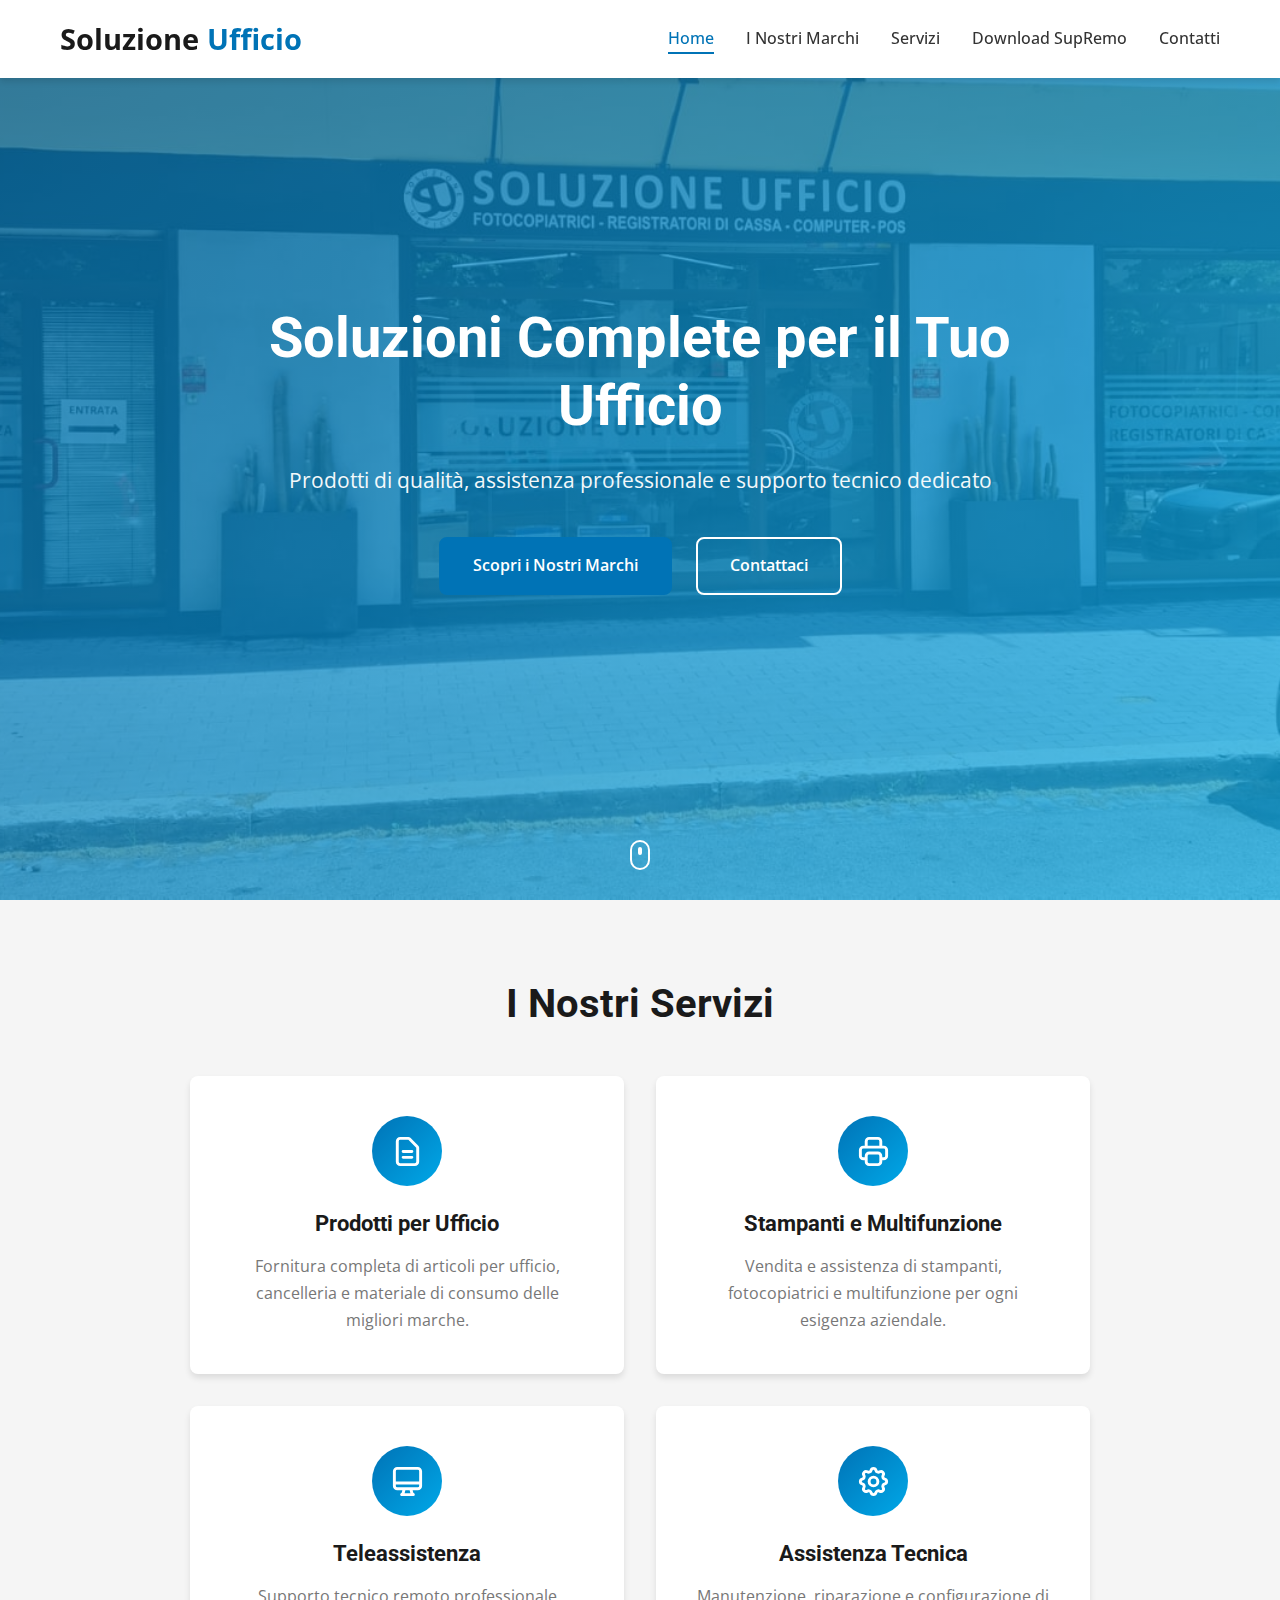
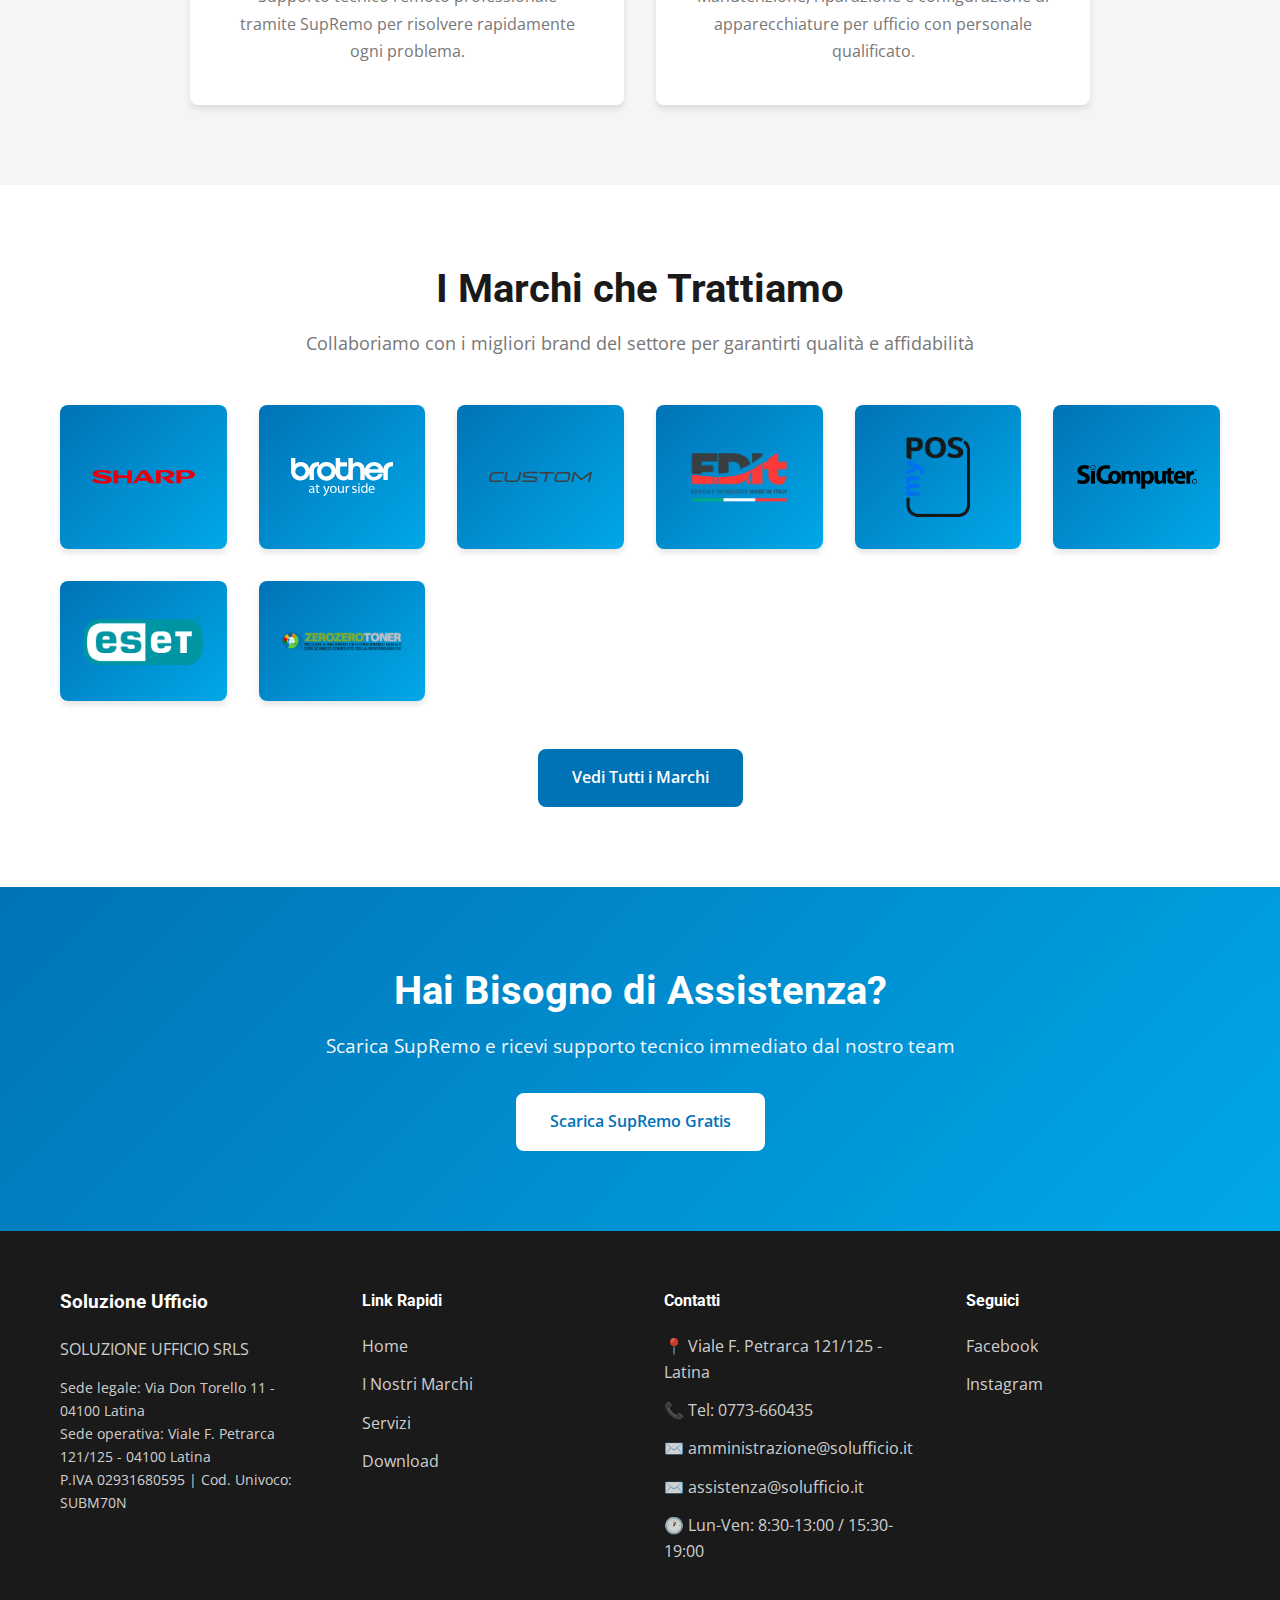
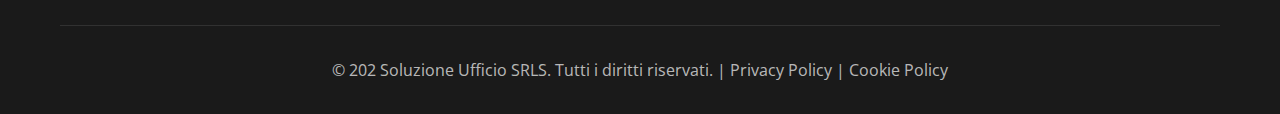
<file: index.html>
<!DOCTYPE html>
<html lang="it">
  <head>
    <meta charset="UTF-8" />
    <meta name="viewport" content="width=device-width, initial-scale=1.0" />
    <meta
      name="description"
      content="Soluzione Ufficio - Soluzioni complete per il tuo ufficio. Prodotti, servizi e teleassistenza professionale."
    />
    <title>Soluzione Ufficio - Soluzioni per l'Ufficio</title>
    <link rel="stylesheet" href="css/style.css" />
    <link rel="preconnect" href="https://fonts.googleapis.com" />
    <link rel="preconnect" href="https://fonts.gstatic.com" crossorigin />
    <link
      href="https://fonts.googleapis.com/css2?family=Roboto:wght@300;400;500;700&family=Open+Sans:wght@300;400;600;700&display=swap"
      rel="stylesheet"
    />
  </head>
  <body>
    <!-- Navigation -->
    <nav class="navbar" id="navbar">
      <div class="container">
        <div class="nav-wrapper">
          <div class="logo">
            <a href="index.html">
              <span class="logo-text"
                >Soluzione <span class="logo-highlight">Ufficio</span></span
              >
            </a>
          </div>
          <button class="mobile-menu-toggle" id="mobileMenuToggle">
            <span></span>
            <span></span>
            <span></span>
          </button>
          <ul class="nav-menu" id="navMenu">
            <li><a href="index.html" class="nav-link active">Home</a></li>
            <li><a href="marchi.html" class="nav-link">I Nostri Marchi</a></li>
            <li><a href="servizi.html" class="nav-link">Servizi</a></li>
            <li>
              <a href="download.html" class="nav-link">Download SupRemo</a>
            </li>
            <li><a href="contatti.html" class="nav-link">Contatti</a></li>
          </ul>
        </div>
      </div>
    </nav>

    <!-- Hero Section -->
    <section class="hero">
      <div class="hero-overlay"></div>
      <div class="hero-content">
        <h1 class="hero-title">Soluzioni Complete per il Tuo Ufficio</h1>
        <p class="hero-subtitle">
          Prodotti di qualità, assistenza professionale e supporto tecnico
          dedicato
        </p>
        <div class="hero-buttons">
          <a href="marchi.html" class="btn btn-primary"
            >Scopri i Nostri Marchi</a
          >
          <a href="contatti.html" class="btn btn-secondary">Contattaci</a>
        </div>
      </div>
      <div class="scroll-indicator">
        <span></span>
      </div>
    </section>

    <!-- Services Section -->
    <section class="services">
      <div class="container">
        <h2 class="section-title">I Nostri Servizi</h2>
        <div class="services-grid">
          <div class="service-card">
            <div class="service-icon">
              <svg
                xmlns="http://www.w3.org/2000/svg"
                fill="none"
                viewBox="0 0 24 24"
                stroke="currentColor"
              >
                <path
                  stroke-linecap="round"
                  stroke-linejoin="round"
                  stroke-width="2"
                  d="M9 12h6m-6 4h6m2 5H7a2 2 0 01-2-2V5a2 2 0 012-2h5.586a1 1 0 01.707.293l5.414 5.414a1 1 0 01.293.707V19a2 2 0 01-2 2z"
                />
              </svg>
            </div>
            <h3>Prodotti per Ufficio</h3>
            <p>
              Fornitura completa di articoli per ufficio, cancelleria e
              materiale di consumo delle migliori marche.
            </p>
          </div>
          <div class="service-card">
            <div class="service-icon">
              <svg
                xmlns="http://www.w3.org/2000/svg"
                fill="none"
                viewBox="0 0 24 24"
                stroke="currentColor"
              >
                <path
                  stroke-linecap="round"
                  stroke-linejoin="round"
                  stroke-width="2"
                  d="M17 17h2a2 2 0 002-2v-4a2 2 0 00-2-2H5a2 2 0 00-2 2v4a2 2 0 002 2h2m2 4h6a2 2 0 002-2v-4a2 2 0 00-2-2H9a2 2 0 00-2 2v4a2 2 0 002 2zm8-12V5a2 2 0 00-2-2H9a2 2 0 00-2 2v4h10z"
                />
              </svg>
            </div>
            <h3>Stampanti e Multifunzione</h3>
            <p>
              Vendita e assistenza di stampanti, fotocopiatrici e multifunzione
              per ogni esigenza aziendale.
            </p>
          </div>
          <div class="service-card">
            <div class="service-icon">
              <svg
                xmlns="http://www.w3.org/2000/svg"
                fill="none"
                viewBox="0 0 24 24"
                stroke="currentColor"
              >
                <path
                  stroke-linecap="round"
                  stroke-linejoin="round"
                  stroke-width="2"
                  d="M9.75 17L9 20l-1 1h8l-1-1-.75-3M3 13h18M5 17h14a2 2 0 002-2V5a2 2 0 00-2-2H5a2 2 0 00-2 2v10a2 2 0 002 2z"
                />
              </svg>
            </div>
            <h3>Teleassistenza</h3>
            <p>
              Supporto tecnico remoto professionale tramite SupRemo per
              risolvere rapidamente ogni problema.
            </p>
          </div>
          <div class="service-card">
            <div class="service-icon">
              <svg
                xmlns="http://www.w3.org/2000/svg"
                fill="none"
                viewBox="0 0 24 24"
                stroke="currentColor"
              >
                <path
                  stroke-linecap="round"
                  stroke-linejoin="round"
                  stroke-width="2"
                  d="M10.325 4.317c.426-1.756 2.924-1.756 3.35 0a1.724 1.724 0 002.573 1.066c1.543-.94 3.31.826 2.37 2.37a1.724 1.724 0 001.065 2.572c1.756.426 1.756 2.924 0 3.35a1.724 1.724 0 00-1.066 2.573c.94 1.543-.826 3.31-2.37 2.37a1.724 1.724 0 00-2.572 1.065c-.426 1.756-2.924 1.756-3.35 0a1.724 1.724 0 00-2.573-1.066c-1.543.94-3.31-.826-2.37-2.37a1.724 1.724 0 00-1.065-2.572c-1.756-.426-1.756-2.924 0-3.35a1.724 1.724 0 001.066-2.573c-.94-1.543.826-3.31 2.37-2.37.996.608 2.296.07 2.572-1.065z"
                />
                <path
                  stroke-linecap="round"
                  stroke-linejoin="round"
                  stroke-width="2"
                  d="M15 12a3 3 0 11-6 0 3 3 0 016 0z"
                />
              </svg>
            </div>
            <h3>Assistenza Tecnica</h3>
            <p>
              Manutenzione, riparazione e configurazione di apparecchiature per
              ufficio con personale qualificato.
            </p>
          </div>
        </div>
      </div>
    </section>

    <!-- Brands Preview Section -->
    <section class="brands-preview">
      <div class="container">
        <h2 class="section-title">I Marchi che Trattiamo</h2>
        <p class="section-subtitle">
          Collaboriamo con i migliori brand del settore per garantirti qualità e
          affidabilità
        </p>
        <div class="brands-slider">
          <div class="brand-item">
            <img src="img/logos/sharp-logo.svg" alt="Sharp" />
          </div>
          <div class="brand-item">
            <img src="img/logos/head_brotherlogo.svg" alt="Brother" />
          </div>
          <div class="brand-item">
            <img src="img/logos/custom-blu01.svg" alt="Custom" />
          </div>
          <div class="brand-item">
            <img src="img/logos/edit_2025.png" alt="Edit" />
          </div>
          <div class="brand-item">
            <img src="img/logos/logo-header@2x.webp" alt="MyPos" />
          </div>
          <div class="brand-item">
            <img src="img/logos/SiComputer-Logo-Nero2.webp" alt="SiComputer" />
          </div>
          <div class="brand-item">
            <img src="img/logos/ESET_logo.svg.png" alt="ESET" />
          </div>
          <div class="brand-item">
            <img src="img/logos/ZZT-NEW-600.png" alt="ZeroZeroToner" />
          </div>
        </div>
        <div class="text-center">
          <a href="marchi.html" class="btn btn-primary">Vedi Tutti i Marchi</a>
        </div>
      </div>
    </section>

    <!-- CTA Section -->
    <section class="cta-section">
      <div class="container">
        <div class="cta-content">
          <h2>Hai Bisogno di Assistenza?</h2>
          <p>
            Scarica SupRemo e ricevi supporto tecnico immediato dal nostro team
          </p>
          <a href="download.html" class="btn btn-white"
            >Scarica SupRemo Gratis</a
          >
        </div>
      </div>
    </section>

    <!-- Footer -->
    <footer class="footer">
      <div class="container">
        <div class="footer-grid">
          <div class="footer-col">
            <h3>Soluzione Ufficio</h3>
            <p>SOLUZIONE UFFICIO SRLS</p>
            <p style="font-size: 0.9rem; line-height: 1.6; margin-top: 0.5rem">
              Sede legale: Via Don Torello 11 - 04100 Latina<br />
              Sede operativa: Viale F. Petrarca 121/125 - 04100 Latina<br />
              P.IVA 02931680595 | Cod. Univoco: SUBM70N
            </p>
          </div>
          <div class="footer-col">
            <h4>Link Rapidi</h4>
            <ul>
              <li><a href="index.html">Home</a></li>
              <li><a href="marchi.html">I Nostri Marchi</a></li>
              <li><a href="servizi.html">Servizi</a></li>
              <li><a href="download.html">Download</a></li>
            </ul>
          </div>
          <div class="footer-col">
            <h4>Contatti</h4>
            <ul>
              <li>📍 Viale F. Petrarca 121/125 - Latina</li>
              <li>📞 Tel: <a href="tel:0773660435">0773-660435</a></li>
              <li>
                ✉️
                <a href="mailto:amministrazione@solufficio.it"
                  >amministrazione@solufficio.it</a
                >
              </li>
              <li>
                ✉️
                <a href="mailto:assistenza@solufficio.it"
                  >assistenza@solufficio.it</a
                >
              </li>
              <li>🕐 Lun-Ven: 8:30-13:00 / 15:30-19:00</li>
            </ul>
          </div>
          <div class="footer-col">
            <h4>Seguici</h4>
            <div class="social-links">
              <a
                href="https://www.facebook.com/soluzione.ufficio.9/"
                target="_blank"
                rel="noopener noreferrer"
                class="social-link"
                >Facebook</a
              >
              <a
                href="https://www.instagram.com/soluzioneufficio.latina/"
                target="_blank"
                rel="noopener noreferrer"
                class="social-link"
                >Instagram</a
              >
            </div>
          </div>
        </div>
        <div class="footer-bottom">
          <p>
            &copy; 202 Soluzione Ufficio SRLS. Tutti i diritti riservati. |
            <a href="#">Privacy Policy</a> | <a href="#">Cookie Policy</a>
          </p>
        </div>
      </div>
    </footer>

    <script src="js/main.js"></script>
  </body>
</html>
</file>
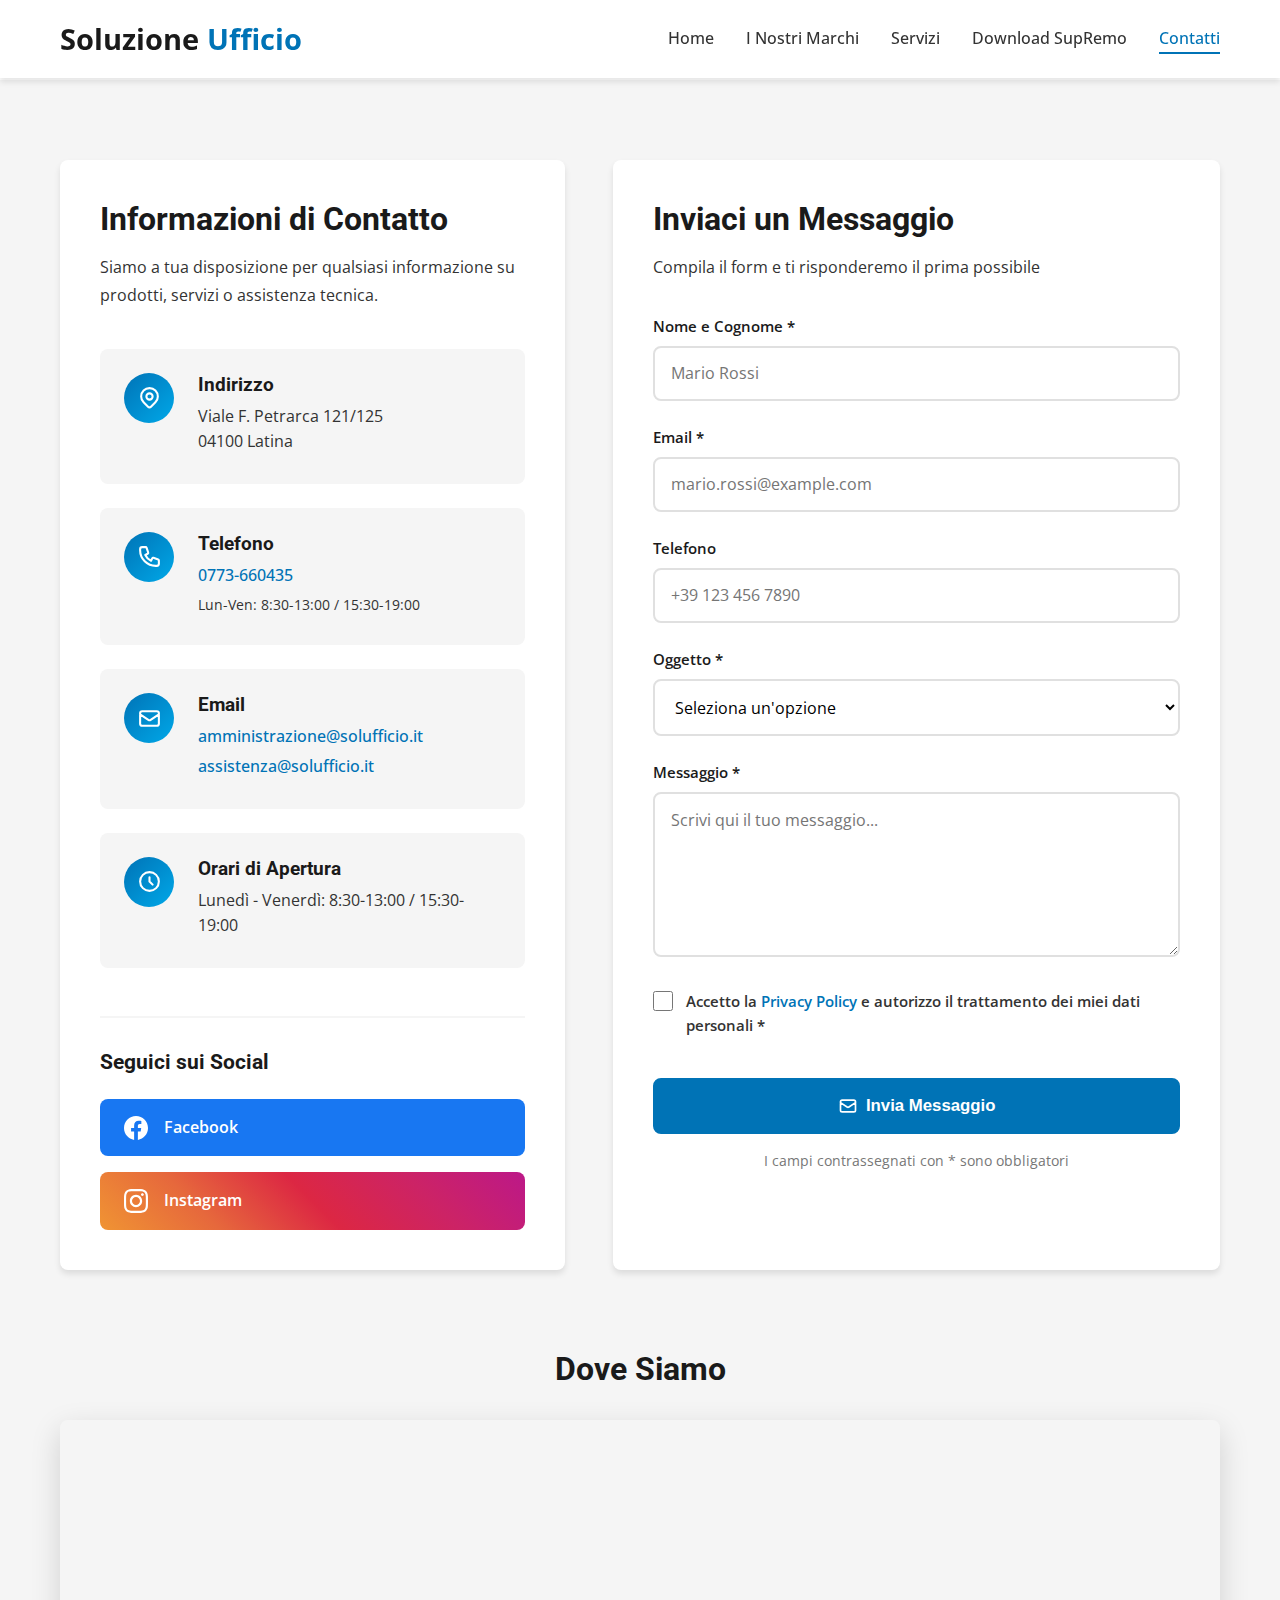
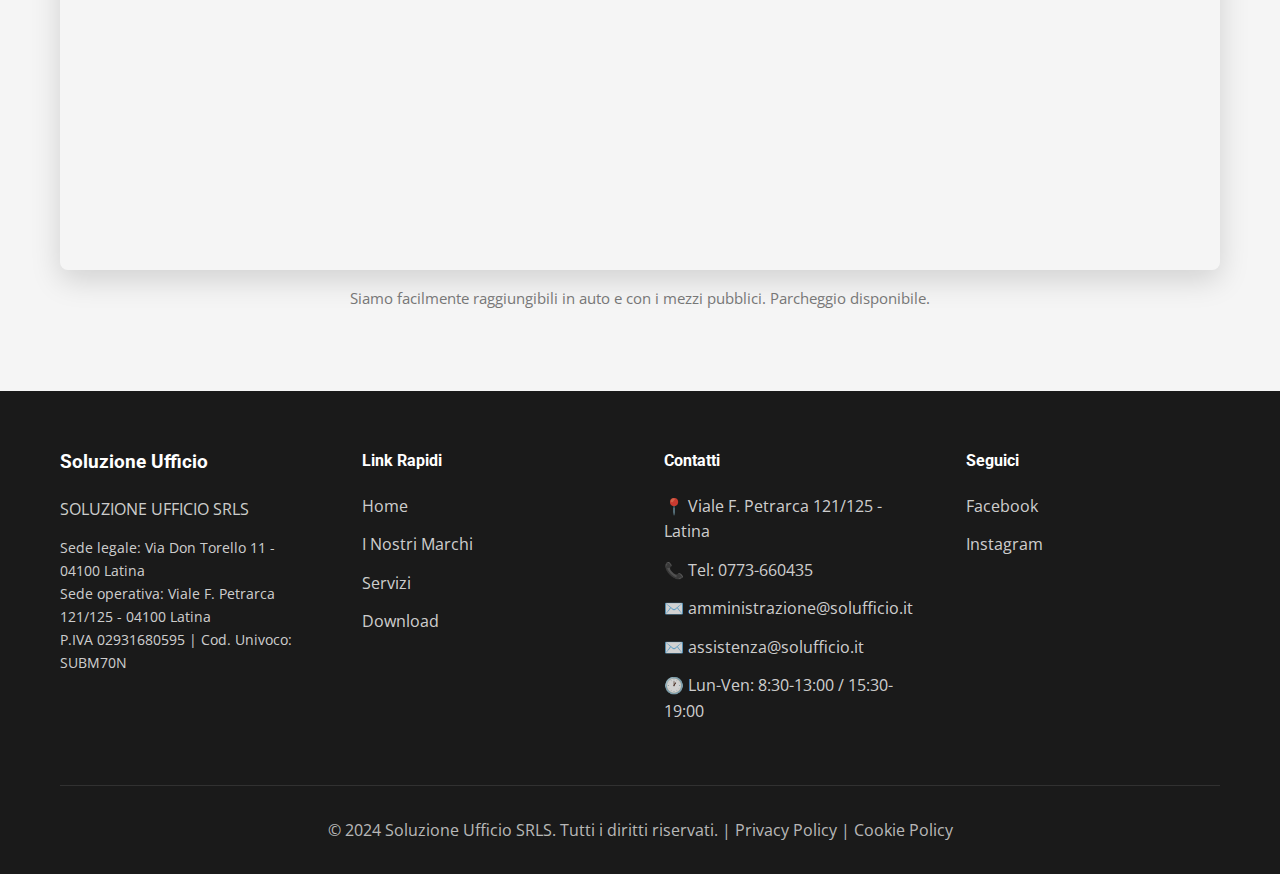
<file: contatti.html>
<!DOCTYPE html>
<html lang="it">
  <head>
    <meta charset="UTF-8" />
    <meta name="viewport" content="width=device-width, initial-scale=1.0" />
    <meta
      name="description"
      content="Contatta SolUfficio - Siamo qui per aiutarti con soluzioni per ufficio e assistenza tecnica."
    />
    <title>Contatti - Soluzione Ufficio</title>
    <link rel="stylesheet" href="css/style.css" />
    <link rel="stylesheet" href="css/contact.css" />
    <link rel="preconnect" href="https://fonts.googleapis.com" />
    <link rel="preconnect" href="https://fonts.gstatic.com" crossorigin />
    <link
      href="https://fonts.googleapis.com/css2?family=Roboto:wght@300;400;500;700&family=Open+Sans:wght@300;400;600;700&display=swap"
      rel="stylesheet"
    />
  </head>
  <body>
    <!-- Navigation -->
    <nav class="navbar" id="navbar">
      <div class="container">
        <div class="nav-wrapper">
          <div class="logo">
            <a href="index.html">
              <span class="logo-text"
                >Soluzione <span class="logo-highlight">Ufficio</span></span
              >
            </a>
          </div>
          <button class="mobile-menu-toggle" id="mobileMenuToggle">
            <span></span>
            <span></span>
            <span></span>
          </button>
          <ul class="nav-menu" id="navMenu">
            <li><a href="index.html" class="nav-link">Home</a></li>
            <li><a href="marchi.html" class="nav-link">I Nostri Marchi</a></li>
            <li><a href="servizi.html" class="nav-link">Servizi</a></li>
            <li>
              <a href="download.html" class="nav-link">Download SupRemo</a>
            </li>
            <li>
              <a href="contatti.html" class="nav-link active">Contatti</a>
            </li>
          </ul>
        </div>
      </div>
    </nav>

    <!-- Page Header -->
    <section class="page-header">
      <div class="container">
        <h1>Contattaci</h1>
        <p>
          Siamo qui per rispondere alle tue domande e fornirti l'assistenza di
          cui hai bisogno
        </p>
      </div>
    </section>

    <!-- Contact Section -->
    <section class="contact-section">
      <div class="container">
        <div class="contact-grid">
          <!-- Contact Information -->
          <div class="contact-info-box">
            <h2>Informazioni di Contatto</h2>
            <p class="contact-intro">
              Siamo a tua disposizione per qualsiasi informazione su prodotti,
              servizi o assistenza tecnica.
            </p>

            <div class="contact-items">
              <div class="contact-item-card">
                <div class="contact-item-icon">
                  <svg
                    xmlns="http://www.w3.org/2000/svg"
                    fill="none"
                    viewBox="0 0 24 24"
                    stroke="currentColor"
                  >
                    <path
                      stroke-linecap="round"
                      stroke-linejoin="round"
                      stroke-width="2"
                      d="M17.657 16.657L13.414 20.9a1.998 1.998 0 01-2.827 0l-4.244-4.243a8 8 0 1111.314 0z"
                    />
                    <path
                      stroke-linecap="round"
                      stroke-linejoin="round"
                      stroke-width="2"
                      d="M15 11a3 3 0 11-6 0 3 3 0 016 0z"
                    />
                  </svg>
                </div>
                <div class="contact-item-content">
                  <h3>Indirizzo</h3>
                  <p>Viale F. Petrarca 121/125<br />04100 Latina</p>
                </div>
              </div>

              <div class="contact-item-card">
                <div class="contact-item-icon">
                  <svg
                    xmlns="http://www.w3.org/2000/svg"
                    fill="none"
                    viewBox="0 0 24 24"
                    stroke="currentColor"
                  >
                    <path
                      stroke-linecap="round"
                      stroke-linejoin="round"
                      stroke-width="2"
                      d="M3 5a2 2 0 012-2h3.28a1 1 0 01.948.684l1.498 4.493a1 1 0 01-.502 1.21l-2.257 1.13a11.042 11.042 0 005.516 5.516l1.13-2.257a1 1 0 011.21-.502l4.493 1.498a1 1 0 01.684.949V19a2 2 0 01-2 2h-1C9.716 21 3 14.284 3 6V5z"
                    />
                  </svg>
                </div>
                <div class="contact-item-content">
                  <h3>Telefono</h3>
                  <p><a href="tel:0773660435">0773-660435</a></p>
                  <p class="secondary-info">
                    Lun-Ven: 8:30-13:00 / 15:30-19:00
                  </p>
                </div>
              </div>

              <div class="contact-item-card">
                <div class="contact-item-icon">
                  <svg
                    xmlns="http://www.w3.org/2000/svg"
                    fill="none"
                    viewBox="0 0 24 24"
                    stroke="currentColor"
                  >
                    <path
                      stroke-linecap="round"
                      stroke-linejoin="round"
                      stroke-width="2"
                      d="M3 8l7.89 5.26a2 2 0 002.22 0L21 8M5 19h14a2 2 0 002-2V7a2 2 0 00-2-2H5a2 2 0 00-2 2v10a2 2 0 002 2z"
                    />
                  </svg>
                </div>
                <div class="contact-item-content">
                  <h3>Email</h3>
                  <p>
                    <a href="mailto:amministrazione@solufficio.it"
                      >amministrazione@solufficio.it</a
                    >
                  </p>
                  <p>
                    <a href="mailto:assistenza@solufficio.it"
                      >assistenza@solufficio.it</a
                    >
                  </p>
                </div>
              </div>

              <div class="contact-item-card">
                <div class="contact-item-icon">
                  <svg
                    xmlns="http://www.w3.org/2000/svg"
                    fill="none"
                    viewBox="0 0 24 24"
                    stroke="currentColor"
                  >
                    <path
                      stroke-linecap="round"
                      stroke-linejoin="round"
                      stroke-width="2"
                      d="M12 8v4l3 3m6-3a9 9 0 11-18 0 9 9 0 0118 0z"
                    />
                  </svg>
                </div>
                <div class="contact-item-content">
                  <h3>Orari di Apertura</h3>
                  <p>Lunedì - Venerdì: 8:30-13:00 / 15:30-19:00</p>
                </div>
              </div>
            </div>

            <!-- Social Links -->
            <div class="social-section">
              <h3>Seguici sui Social</h3>
              <div class="social-buttons">
                <a
                  href="https://www.facebook.com/soluzione.ufficio.9/"
                  target="_blank"
                  rel="noopener noreferrer"
                  class="social-btn facebook"
                >
                  <svg
                    xmlns="http://www.w3.org/2000/svg"
                    viewBox="0 0 24 24"
                    fill="currentColor"
                  >
                    <path
                      d="M24 12.073c0-6.627-5.373-12-12-12s-12 5.373-12 12c0 5.99 4.388 10.954 10.125 11.854v-8.385H7.078v-3.47h3.047V9.43c0-3.007 1.792-4.669 4.533-4.669 1.312 0 2.686.235 2.686.235v2.953H15.83c-1.491 0-1.956.925-1.956 1.874v2.25h3.328l-.532 3.47h-2.796v8.385C19.612 23.027 24 18.062 24 12.073z"
                    />
                  </svg>
                  Facebook
                </a>
                <a
                  href="https://www.instagram.com/soluzioneufficio.latina/"
                  target="_blank"
                  rel="noopener noreferrer"
                  class="social-btn instagram"
                >
                  <svg
                    xmlns="http://www.w3.org/2000/svg"
                    viewBox="0 0 24 24"
                    fill="currentColor"
                  >
                    <path
                      d="M12 0C8.74 0 8.333.015 7.053.072 5.775.132 4.905.333 4.14.63c-.789.306-1.459.717-2.126 1.384S.935 3.35.63 4.14C.333 4.905.131 5.775.072 7.053.012 8.333 0 8.74 0 12s.015 3.667.072 4.947c.06 1.277.261 2.148.558 2.913.306.788.717 1.459 1.384 2.126.667.666 1.336 1.079 2.126 1.384.766.296 1.636.499 2.913.558C8.333 23.988 8.74 24 12 24s3.667-.015 4.947-.072c1.277-.06 2.148-.262 2.913-.558.788-.306 1.459-.718 2.126-1.384.666-.667 1.079-1.335 1.384-2.126.296-.765.499-1.636.558-2.913.06-1.28.072-1.687.072-4.947s-.015-3.667-.072-4.947c-.06-1.277-.262-2.149-.558-2.913-.306-.789-.718-1.459-1.384-2.126C21.319 1.347 20.651.935 19.86.63c-.765-.297-1.636-.499-2.913-.558C15.667.012 15.26 0 12 0zm0 2.16c3.203 0 3.585.016 4.85.071 1.17.055 1.805.249 2.227.415.562.217.96.477 1.382.896.419.42.679.819.896 1.381.164.422.36 1.057.413 2.227.057 1.266.07 1.646.07 4.85s-.015 3.585-.074 4.85c-.061 1.17-.256 1.805-.421 2.227-.224.562-.479.96-.899 1.382-.419.419-.824.679-1.38.896-.42.164-1.065.36-2.235.413-1.274.057-1.649.07-4.859.07-3.211 0-3.586-.015-4.859-.074-1.171-.061-1.816-.256-2.236-.421-.569-.224-.96-.479-1.379-.899-.421-.419-.69-.824-.9-1.38-.165-.42-.359-1.065-.42-2.235-.045-1.26-.061-1.649-.061-4.844 0-3.196.016-3.586.061-4.861.061-1.17.255-1.814.42-2.234.21-.57.479-.96.9-1.381.419-.419.81-.689 1.379-.898.42-.166 1.051-.361 2.221-.421 1.275-.045 1.65-.06 4.859-.06l.045.03zm0 3.678c-3.405 0-6.162 2.76-6.162 6.162 0 3.405 2.76 6.162 6.162 6.162 3.405 0 6.162-2.76 6.162-6.162 0-3.405-2.76-6.162-6.162-6.162zM12 16c-2.21 0-4-1.79-4-4s1.79-4 4-4 4 1.79 4 4-1.79 4-4 4zm7.846-10.405c0 .795-.646 1.44-1.44 1.44-.795 0-1.44-.646-1.44-1.44 0-.794.646-1.439 1.44-1.439.793-.001 1.44.645 1.44 1.439z"
                    />
                  </svg>
                  Instagram
                </a>
              </div>
            </div>
          </div>

          <!-- Contact Form -->
          <div class="contact-form-box">
            <h2>Inviaci un Messaggio</h2>
            <p class="form-intro">
              Compila il form e ti risponderemo il prima possibile
            </p>

            <form id="contactForm" class="contact-form">
              <div class="form-group">
                <label for="name">Nome e Cognome *</label>
                <input
                  type="text"
                  id="name"
                  name="name"
                  required
                  placeholder="Mario Rossi"
                />
              </div>

              <div class="form-group">
                <label for="email">Email *</label>
                <input
                  type="email"
                  id="email"
                  name="email"
                  required
                  placeholder="mario.rossi@example.com"
                />
              </div>

              <div class="form-group">
                <label for="phone">Telefono</label>
                <input
                  type="tel"
                  id="phone"
                  name="phone"
                  placeholder="+39 123 456 7890"
                />
              </div>

              <div class="form-group">
                <label for="subject">Oggetto *</label>
                <select id="subject" name="subject" required>
                  <option value="">Seleziona un'opzione</option>
                  <option value="informazioni">Richiesta Informazioni</option>
                  <option value="preventivo">Richiesta Preventivo</option>
                  <option value="assistenza">Assistenza Tecnica</option>
                  <option value="ordine">Ordine Prodotti</option>
                  <option value="altro">Altro</option>
                </select>
              </div>

              <div class="form-group">
                <label for="message">Messaggio *</label>
                <textarea
                  id="message"
                  name="message"
                  rows="6"
                  required
                  placeholder="Scrivi qui il tuo messaggio..."
                ></textarea>
              </div>

              <div class="form-group checkbox-group">
                <label class="checkbox-label">
                  <input type="checkbox" name="privacy" required />
                  <span
                    >Accetto la <a href="#">Privacy Policy</a> e autorizzo il
                    trattamento dei miei dati personali *</span
                  >
                </label>
              </div>

              <button type="submit" class="btn btn-primary submit-btn">
                <svg
                  xmlns="http://www.w3.org/2000/svg"
                  fill="none"
                  viewBox="0 0 24 24"
                  stroke="currentColor"
                >
                  <path
                    stroke-linecap="round"
                    stroke-linejoin="round"
                    stroke-width="2"
                    d="M3 8l7.89 5.26a2 2 0 002.22 0L21 8M5 19h14a2 2 0 002-2V7a2 2 0 00-2-2H5a2 2 0 00-2 2v10a2 2 0 002 2z"
                  />
                </svg>
                Invia Messaggio
              </button>

              <p class="form-note">
                I campi contrassegnati con * sono obbligatori
              </p>
            </form>
          </div>
        </div>

        <!-- Map Section -->
        <div class="map-section">
          <h2>Dove Siamo</h2>
          <div class="map-container">
            <iframe
              src="https://www.google.com/maps/embed?pb=!1m18!1m12!1m3!1d5979.573214726561!2d12.914284176603026!3d41.46554339114281!2m3!1f0!2f0!3f0!3m2!1i1024!2i768!4f13.1!3m3!1m2!1s0x13250c61be37a4e7%3A0xf4ed17361e652559!2sSoluzione%20Ufficio%20Srls%20Pezzoli!5e0!3m2!1sit!2sit!4v1761144590016!5m2!1sit!2sit"
              width="100%"
              height="450"
              style="border: 0"
              allowfullscreen=""
              loading="lazy"
              referrerpolicy="no-referrer-when-downgrade"
            >
            </iframe>
          </div>
          <p class="map-info">
            Siamo facilmente raggiungibili in auto e con i mezzi pubblici.
            Parcheggio disponibile.
          </p>
        </div>
      </div>
    </section>

    <!-- Footer -->
    <footer class="footer">
      <div class="container">
        <div class="footer-grid">
          <div class="footer-col">
            <h3>Soluzione Ufficio</h3>
            <p>SOLUZIONE UFFICIO SRLS</p>
            <p style="font-size: 0.9rem; line-height: 1.6; margin-top: 0.5rem">
              Sede legale: Via Don Torello 11 - 04100 Latina<br />
              Sede operativa: Viale F. Petrarca 121/125 - 04100 Latina<br />
              P.IVA 02931680595 | Cod. Univoco: SUBM70N
            </p>
          </div>
          <div class="footer-col">
            <h4>Link Rapidi</h4>
            <ul>
              <li><a href="index.html">Home</a></li>
              <li><a href="marchi.html">I Nostri Marchi</a></li>
              <li><a href="servizi.html">Servizi</a></li>
              <li><a href="download.html">Download</a></li>
            </ul>
          </div>
          <div class="footer-col">
            <h4>Contatti</h4>
            <ul>
              <li>📍 Viale F. Petrarca 121/125 - Latina</li>
              <li>📞 Tel: <a href="tel:0773660435">0773-660435</a></li>
              <li>
                ✉️
                <a href="mailto:amministrazione@solufficio.it"
                  >amministrazione@solufficio.it</a
                >
              </li>
              <li>
                ✉️
                <a href="mailto:assistenza@solufficio.it"
                  >assistenza@solufficio.it</a
                >
              </li>
              <li>🕐 Lun-Ven: 8:30-13:00 / 15:30-19:00</li>
            </ul>
          </div>
          <div class="footer-col">
            <h4>Seguici</h4>
            <div class="social-links">
              <a
                href="https://www.facebook.com/soluzione.ufficio.9/"
                target="_blank"
                rel="noopener noreferrer"
                class="social-link"
                >Facebook</a
              >
              <a
                href="https://www.instagram.com/soluzioneufficio.latina/"
                target="_blank"
                rel="noopener noreferrer"
                class="social-link"
                >Instagram</a
              >
            </div>
          </div>
        </div>
        <div class="footer-bottom">
          <p>
            &copy; 2024 Soluzione Ufficio SRLS. Tutti i diritti riservati. |
            <a href="#">Privacy Policy</a> | <a href="#">Cookie Policy</a>
          </p>
        </div>
      </div>
    </footer>

    <script src="js/main.js"></script>
  </body>
</html>
</file>
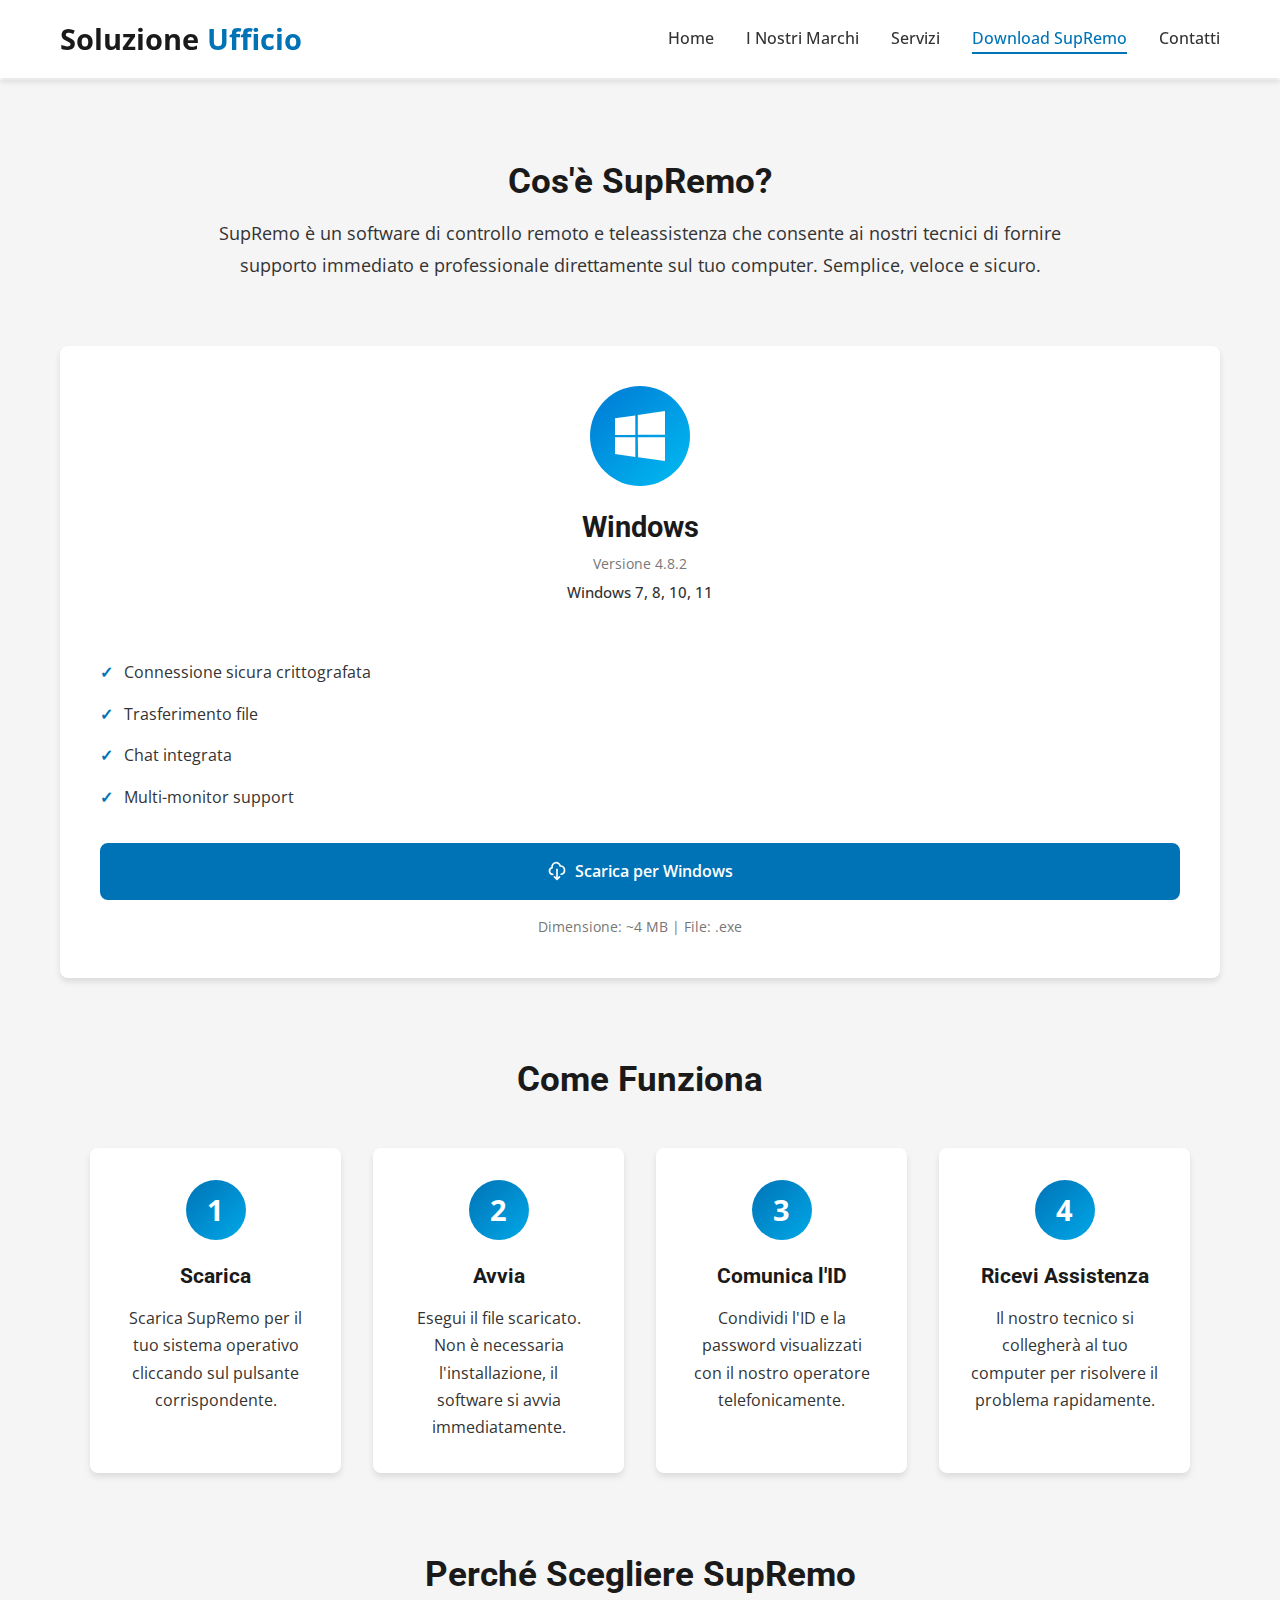
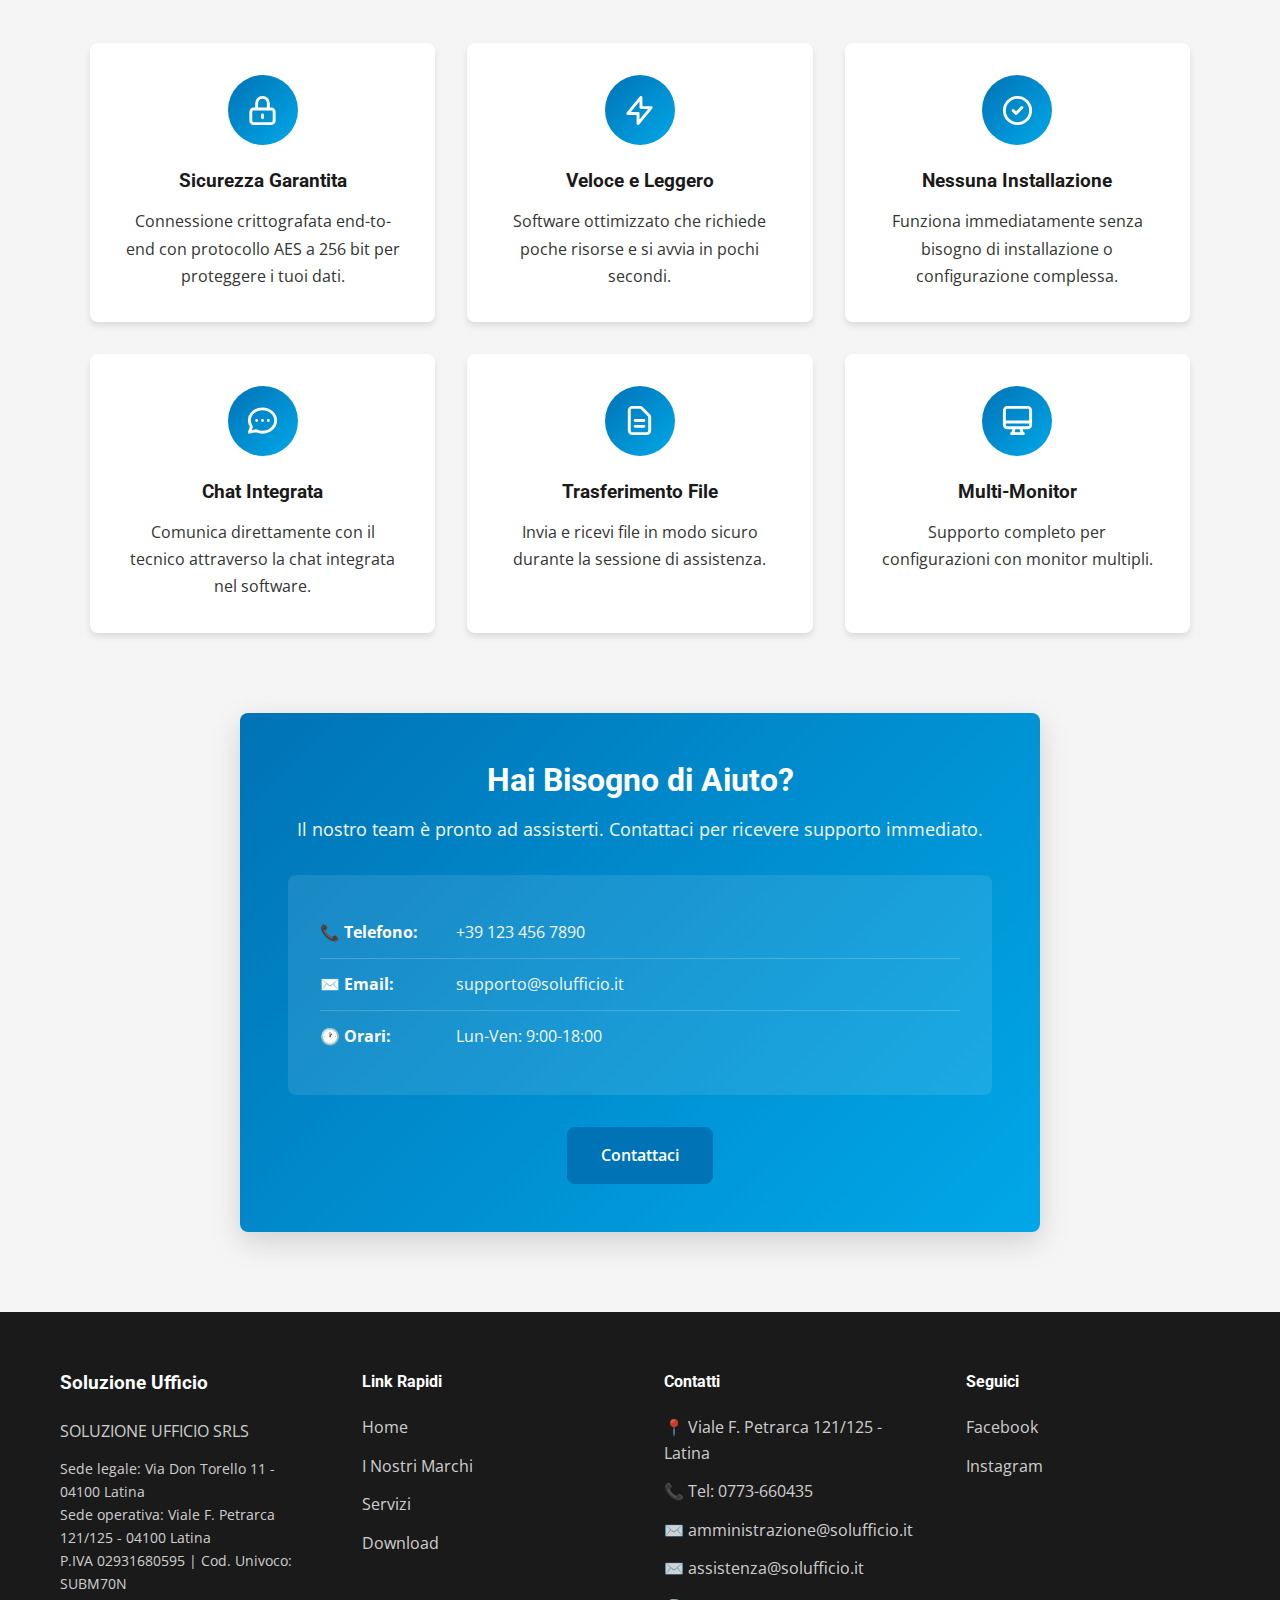
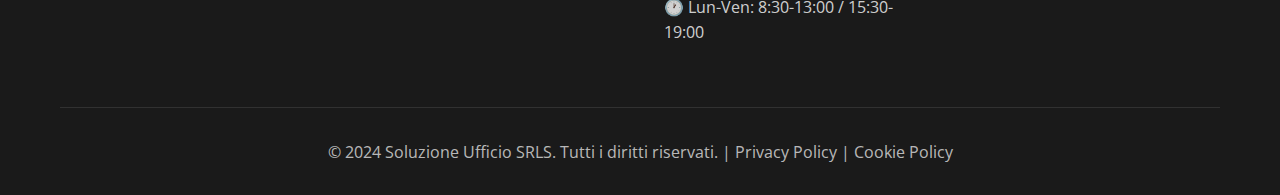
<file: download.html>
<!DOCTYPE html>
<html lang="it">
<head>
    <meta charset="UTF-8">
    <meta name="viewport" content="width=device-width, initial-scale=1.0">
    <meta name="description" content="Scarica SupRemo per Windows - Software di teleassistenza professionale per supporto remoto.">
    <title>Download SupRemo - Soluzione Ufficio</title>
    <link rel="stylesheet" href="css/style.css">
    <link rel="stylesheet" href="css/download.css">
    <link rel="preconnect" href="https://fonts.googleapis.com">
    <link rel="preconnect" href="https://fonts.gstatic.com" crossorigin>
    <link href="https://fonts.googleapis.com/css2?family=Roboto:wght@300;400;500;700&family=Open+Sans:wght@300;400;600;700&display=swap" rel="stylesheet">
</head>
<body>
    <!-- Navigation -->
    <nav class="navbar" id="navbar">
        <div class="container">
            <div class="nav-wrapper">
                <div class="logo">
                    <a href="index.html">
                        <span class="logo-text">Soluzione <span class="logo-highlight">Ufficio</span></span>
                    </a>
                </div>
                <button class="mobile-menu-toggle" id="mobileMenuToggle">
                    <span></span>
                    <span></span>
                    <span></span>
                </button>
                <ul class="nav-menu" id="navMenu">
                    <li><a href="index.html" class="nav-link">Home</a></li>
                    <li><a href="marchi.html" class="nav-link">I Nostri Marchi</a></li>
                    <li><a href="servizi.html" class="nav-link">Servizi</a></li>
                    <li><a href="download.html" class="nav-link active">Download SupRemo</a></li>
                    <li><a href="contatti.html" class="nav-link">Contatti</a></li>
                </ul>
            </div>
        </div>
    </nav>

    <!-- Page Header -->
    <section class="page-header">
        <div class="container">
            <h1>Download SupRemo</h1>
            <p>Software professionale per teleassistenza e supporto remoto</p>
        </div>
    </section>

    <!-- Download Section -->
    <section class="download-section">
        <div class="container">
            <div class="download-intro">
                <h2>Cos'è SupRemo?</h2>
                <p>SupRemo è un software di controllo remoto e teleassistenza che consente ai nostri tecnici di fornire supporto immediato e professionale direttamente sul tuo computer. Semplice, veloce e sicuro.</p>
            </div>

            <div class="download-grid">
                <!-- Windows -->
                <div class="download-card">
                    <div class="download-icon windows">
                        <svg xmlns="http://www.w3.org/2000/svg" viewBox="0 0 24 24" fill="currentColor">
                            <path d="M0 3.449L9.75 2.1v9.451H0m10.949-9.602L24 0v11.4H10.949M0 12.6h9.75v9.451L0 20.699M10.949 12.6H24V24l-12.9-1.801"/>
                        </svg>
                    </div>
                    <h3>Windows</h3>
                    <p class="version">Versione 4.8.2</p>
                    <p class="compatibility">Windows 7, 8, 10, 11</p>
                    <ul class="features-list">
                        <li>Connessione sicura crittografata</li>
                        <li>Trasferimento file</li>
                        <li>Chat integrata</li>
                        <li>Multi-monitor support</li>
                    </ul>
                    <a href="https://www.supremocontrol.com/it/"
                       class="btn btn-primary download-btn"
                       data-download="windows"
                       target="_blank"
                       rel="noopener noreferrer">
                        <svg xmlns="http://www.w3.org/2000/svg" fill="none" viewBox="0 0 24 24" stroke="currentColor">
                            <path stroke-linecap="round" stroke-linejoin="round" stroke-width="2" d="M7 16a4 4 0 01-.88-7.903A5 5 0 1115.9 6L16 6a5 5 0 011 9.9M9 19l3 3m0 0l3-3m-3 3V10" />
                        </svg>
                        Scarica per Windows
                    </a>
                    <p class="file-info">Dimensione: ~4 MB | File: .exe</p>
                </div>
            </div>

            <!-- How It Works Section -->
            <div class="how-it-works">
                <h2>Come Funziona</h2>
                <div class="steps-grid">
                    <div class="step">
                        <div class="step-number">1</div>
                        <h3>Scarica</h3>
                        <p>Scarica SupRemo per il tuo sistema operativo cliccando sul pulsante corrispondente.</p>
                    </div>
                    <div class="step">
                        <div class="step-number">2</div>
                        <h3>Avvia</h3>
                        <p>Esegui il file scaricato. Non è necessaria l'installazione, il software si avvia immediatamente.</p>
                    </div>
                    <div class="step">
                        <div class="step-number">3</div>
                        <h3>Comunica l'ID</h3>
                        <p>Condividi l'ID e la password visualizzati con il nostro operatore telefonicamente.</p>
                    </div>
                    <div class="step">
                        <div class="step-number">4</div>
                        <h3>Ricevi Assistenza</h3>
                        <p>Il nostro tecnico si collegherà al tuo computer per risolvere il problema rapidamente.</p>
                    </div>
                </div>
            </div>

            <!-- Features Section -->
            <div class="supremo-features">
                <h2>Perché Scegliere SupRemo</h2>
                <div class="features-grid">
                    <div class="feature-item">
                        <div class="feature-icon">
                            <svg xmlns="http://www.w3.org/2000/svg" fill="none" viewBox="0 0 24 24" stroke="currentColor">
                                <path stroke-linecap="round" stroke-linejoin="round" stroke-width="2" d="M12 15v2m-6 4h12a2 2 0 002-2v-6a2 2 0 00-2-2H6a2 2 0 00-2 2v6a2 2 0 002 2zm10-10V7a4 4 0 00-8 0v4h8z" />
                            </svg>
                        </div>
                        <h3>Sicurezza Garantita</h3>
                        <p>Connessione crittografata end-to-end con protocollo AES a 256 bit per proteggere i tuoi dati.</p>
                    </div>
                    <div class="feature-item">
                        <div class="feature-icon">
                            <svg xmlns="http://www.w3.org/2000/svg" fill="none" viewBox="0 0 24 24" stroke="currentColor">
                                <path stroke-linecap="round" stroke-linejoin="round" stroke-width="2" d="M13 10V3L4 14h7v7l9-11h-7z" />
                            </svg>
                        </div>
                        <h3>Veloce e Leggero</h3>
                        <p>Software ottimizzato che richiede poche risorse e si avvia in pochi secondi.</p>
                    </div>
                    <div class="feature-item">
                        <div class="feature-icon">
                            <svg xmlns="http://www.w3.org/2000/svg" fill="none" viewBox="0 0 24 24" stroke="currentColor">
                                <path stroke-linecap="round" stroke-linejoin="round" stroke-width="2" d="M9 12l2 2 4-4m6 2a9 9 0 11-18 0 9 9 0 0118 0z" />
                            </svg>
                        </div>
                        <h3>Nessuna Installazione</h3>
                        <p>Funziona immediatamente senza bisogno di installazione o configurazione complessa.</p>
                    </div>
                    <div class="feature-item">
                        <div class="feature-icon">
                            <svg xmlns="http://www.w3.org/2000/svg" fill="none" viewBox="0 0 24 24" stroke="currentColor">
                                <path stroke-linecap="round" stroke-linejoin="round" stroke-width="2" d="M8 12h.01M12 12h.01M16 12h.01M21 12c0 4.418-4.03 8-9 8a9.863 9.863 0 01-4.255-.949L3 20l1.395-3.72C3.512 15.042 3 13.574 3 12c0-4.418 4.03-8 9-8s9 3.582 9 8z" />
                            </svg>
                        </div>
                        <h3>Chat Integrata</h3>
                        <p>Comunica direttamente con il tecnico attraverso la chat integrata nel software.</p>
                    </div>
                    <div class="feature-item">
                        <div class="feature-icon">
                            <svg xmlns="http://www.w3.org/2000/svg" fill="none" viewBox="0 0 24 24" stroke="currentColor">
                                <path stroke-linecap="round" stroke-linejoin="round" stroke-width="2" d="M9 12h6m-6 4h6m2 5H7a2 2 0 01-2-2V5a2 2 0 012-2h5.586a1 1 0 01.707.293l5.414 5.414a1 1 0 01.293.707V19a2 2 0 01-2 2z" />
                            </svg>
                        </div>
                        <h3>Trasferimento File</h3>
                        <p>Invia e ricevi file in modo sicuro durante la sessione di assistenza.</p>
                    </div>
                    <div class="feature-item">
                        <div class="feature-icon">
                            <svg xmlns="http://www.w3.org/2000/svg" fill="none" viewBox="0 0 24 24" stroke="currentColor">
                                <path stroke-linecap="round" stroke-linejoin="round" stroke-width="2" d="M9.75 17L9 20l-1 1h8l-1-1-.75-3M3 13h18M5 17h14a2 2 0 002-2V5a2 2 0 00-2-2H5a2 2 0 00-2 2v10a2 2 0 002 2z" />
                            </svg>
                        </div>
                        <h3>Multi-Monitor</h3>
                        <p>Supporto completo per configurazioni con monitor multipli.</p>
                    </div>
                </div>
            </div>

            <!-- Support Section -->
            <div class="support-info">
                <div class="support-card">
                    <h3>Hai Bisogno di Aiuto?</h3>
                    <p>Il nostro team è pronto ad assisterti. Contattaci per ricevere supporto immediato.</p>
                    <div class="support-contacts">
                        <div class="contact-item">
                            <strong>📞 Telefono:</strong>
                            <span>+39 123 456 7890</span>
                        </div>
                        <div class="contact-item">
                            <strong>✉️ Email:</strong>
                            <span>supporto@solufficio.it</span>
                        </div>
                        <div class="contact-item">
                            <strong>🕐 Orari:</strong>
                            <span>Lun-Ven: 9:00-18:00</span>
                        </div>
                    </div>
                    <a href="contatti.html" class="btn btn-primary">Contattaci</a>
                </div>
            </div>
        </div>
    </section>

    <!-- Footer -->
    <footer class="footer">
        <div class="container">
            <div class="footer-grid">
                <div class="footer-col">
                    <h3>Soluzione Ufficio</h3>
                    <p>SOLUZIONE UFFICIO SRLS</p>
                    <p style="font-size: 0.9rem; line-height: 1.6; margin-top: 0.5rem;">
                        Sede legale: Via Don Torello 11 - 04100 Latina<br>
                        Sede operativa: Viale F. Petrarca 121/125 - 04100 Latina<br>
                        P.IVA 02931680595 | Cod. Univoco: SUBM70N
                    </p>
                </div>
                <div class="footer-col">
                    <h4>Link Rapidi</h4>
                    <ul>
                        <li><a href="index.html">Home</a></li>
                        <li><a href="marchi.html">I Nostri Marchi</a></li>
                        <li><a href="servizi.html">Servizi</a></li>
                        <li><a href="download.html">Download</a></li>
                    </ul>
                </div>
                <div class="footer-col">
                    <h4>Contatti</h4>
                    <ul>
                        <li>📍 Viale F. Petrarca 121/125 - Latina</li>
                        <li>📞 Tel: <a href="tel:0773660435">0773-660435</a></li>
                        <li>✉️ <a href="mailto:amministrazione@solufficio.it">amministrazione@solufficio.it</a></li>
                        <li>✉️ <a href="mailto:assistenza@solufficio.it">assistenza@solufficio.it</a></li>
                        <li>🕐 Lun-Ven: 8:30-13:00 / 15:30-19:00</li>
                    </ul>
                </div>
                <div class="footer-col">
                    <h4>Seguici</h4>
                    <div class="social-links">
                        <a href="https://www.facebook.com/soluzione.ufficio.9/" target="_blank" rel="noopener noreferrer" class="social-link">Facebook</a>
                        <a href="https://www.instagram.com/soluzioneufficio.latina/" target="_blank" rel="noopener noreferrer" class="social-link">Instagram</a>
                    </div>
                </div>
            </div>
            <div class="footer-bottom">
                <p>&copy; 2024 Soluzione Ufficio SRLS. Tutti i diritti riservati. | <a href="#">Privacy Policy</a> | <a href="#">Cookie Policy</a></p>
            </div>
        </div>
    </footer>

    <script src="js/main.js"></script>
</body>
</html>
</file>
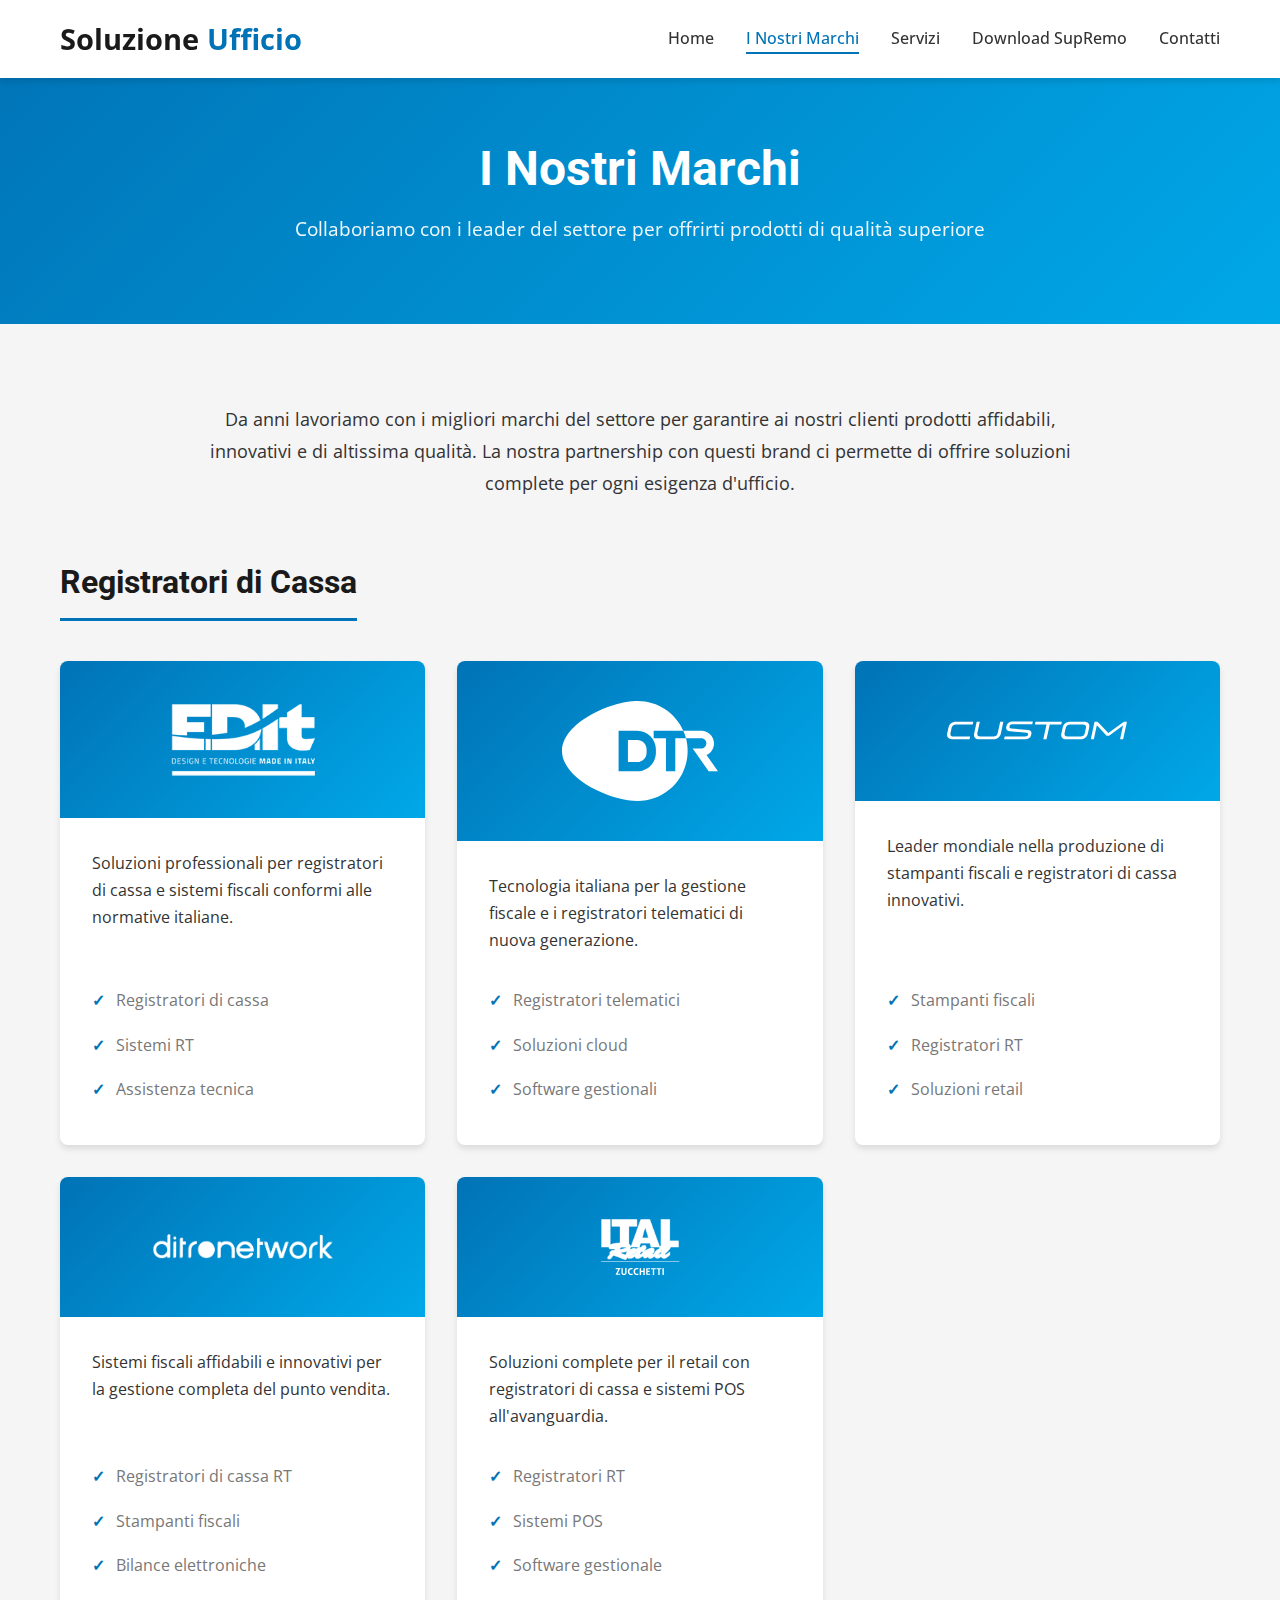
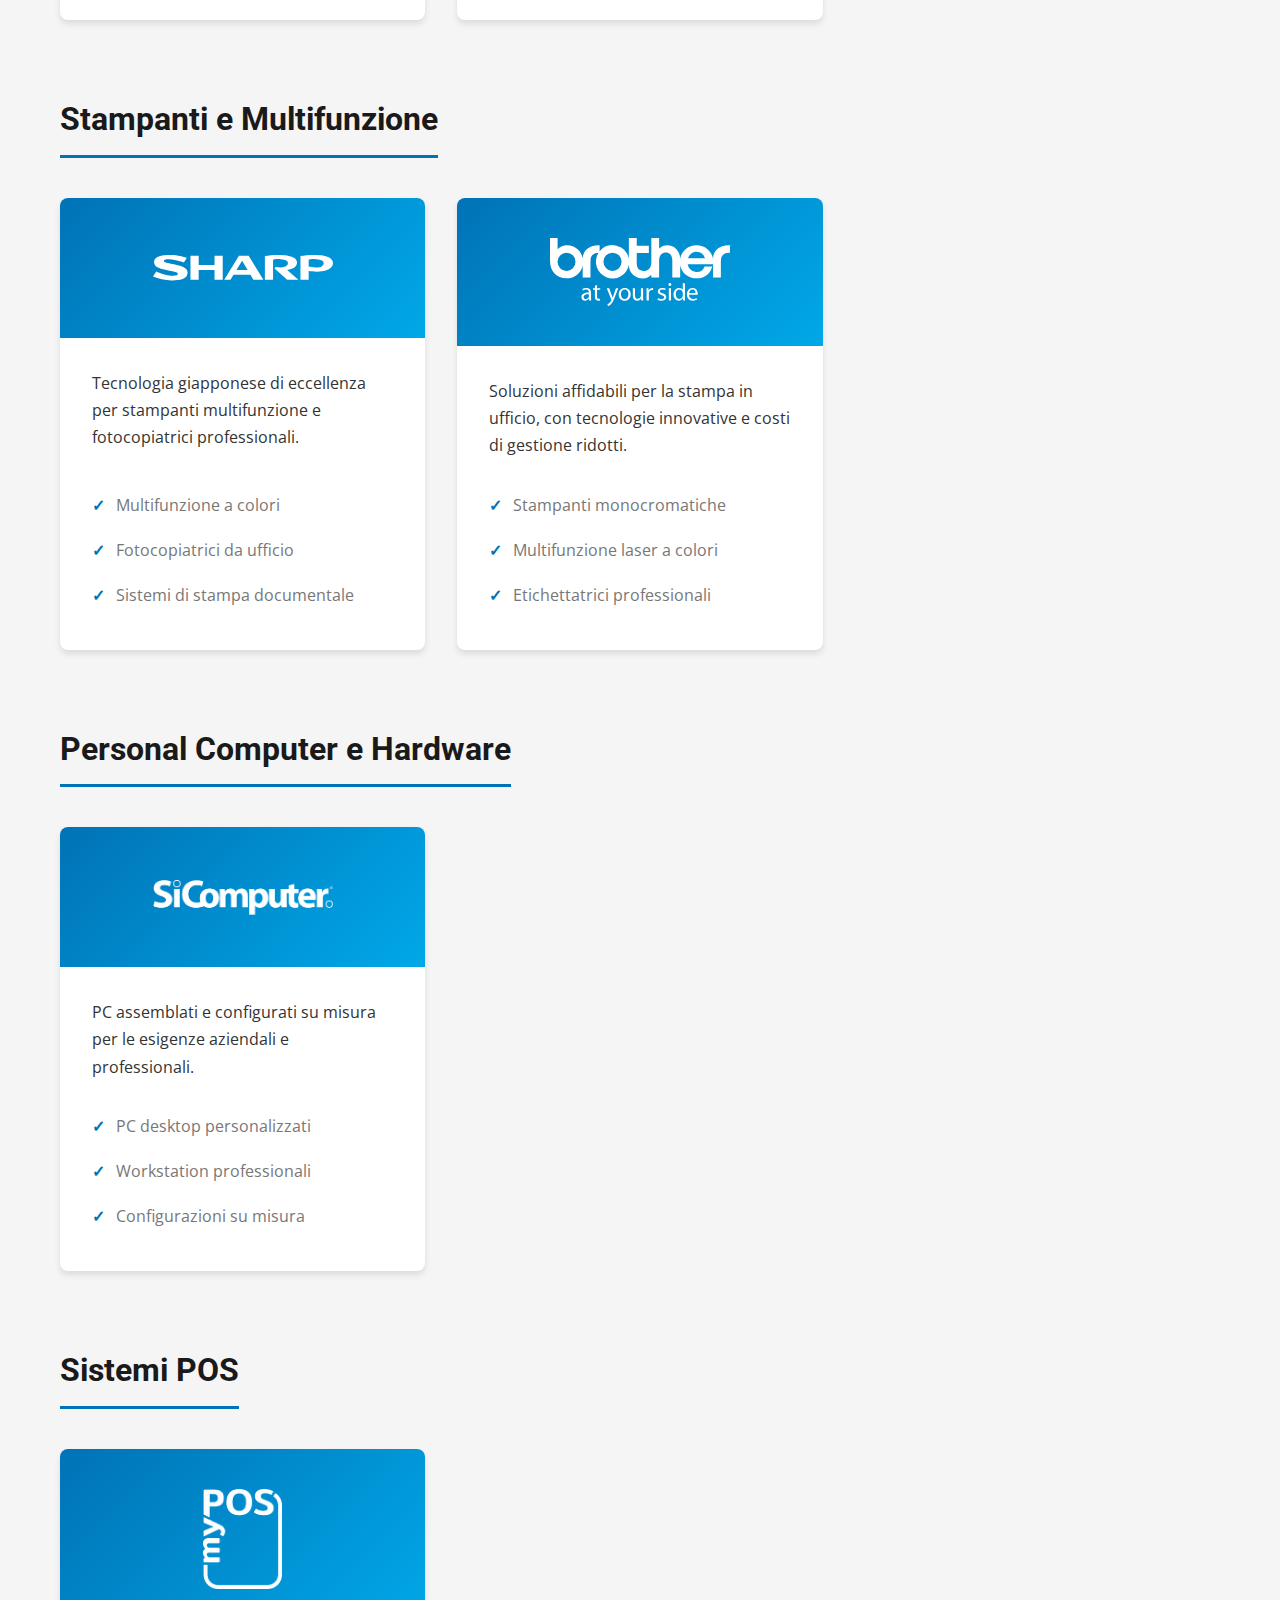
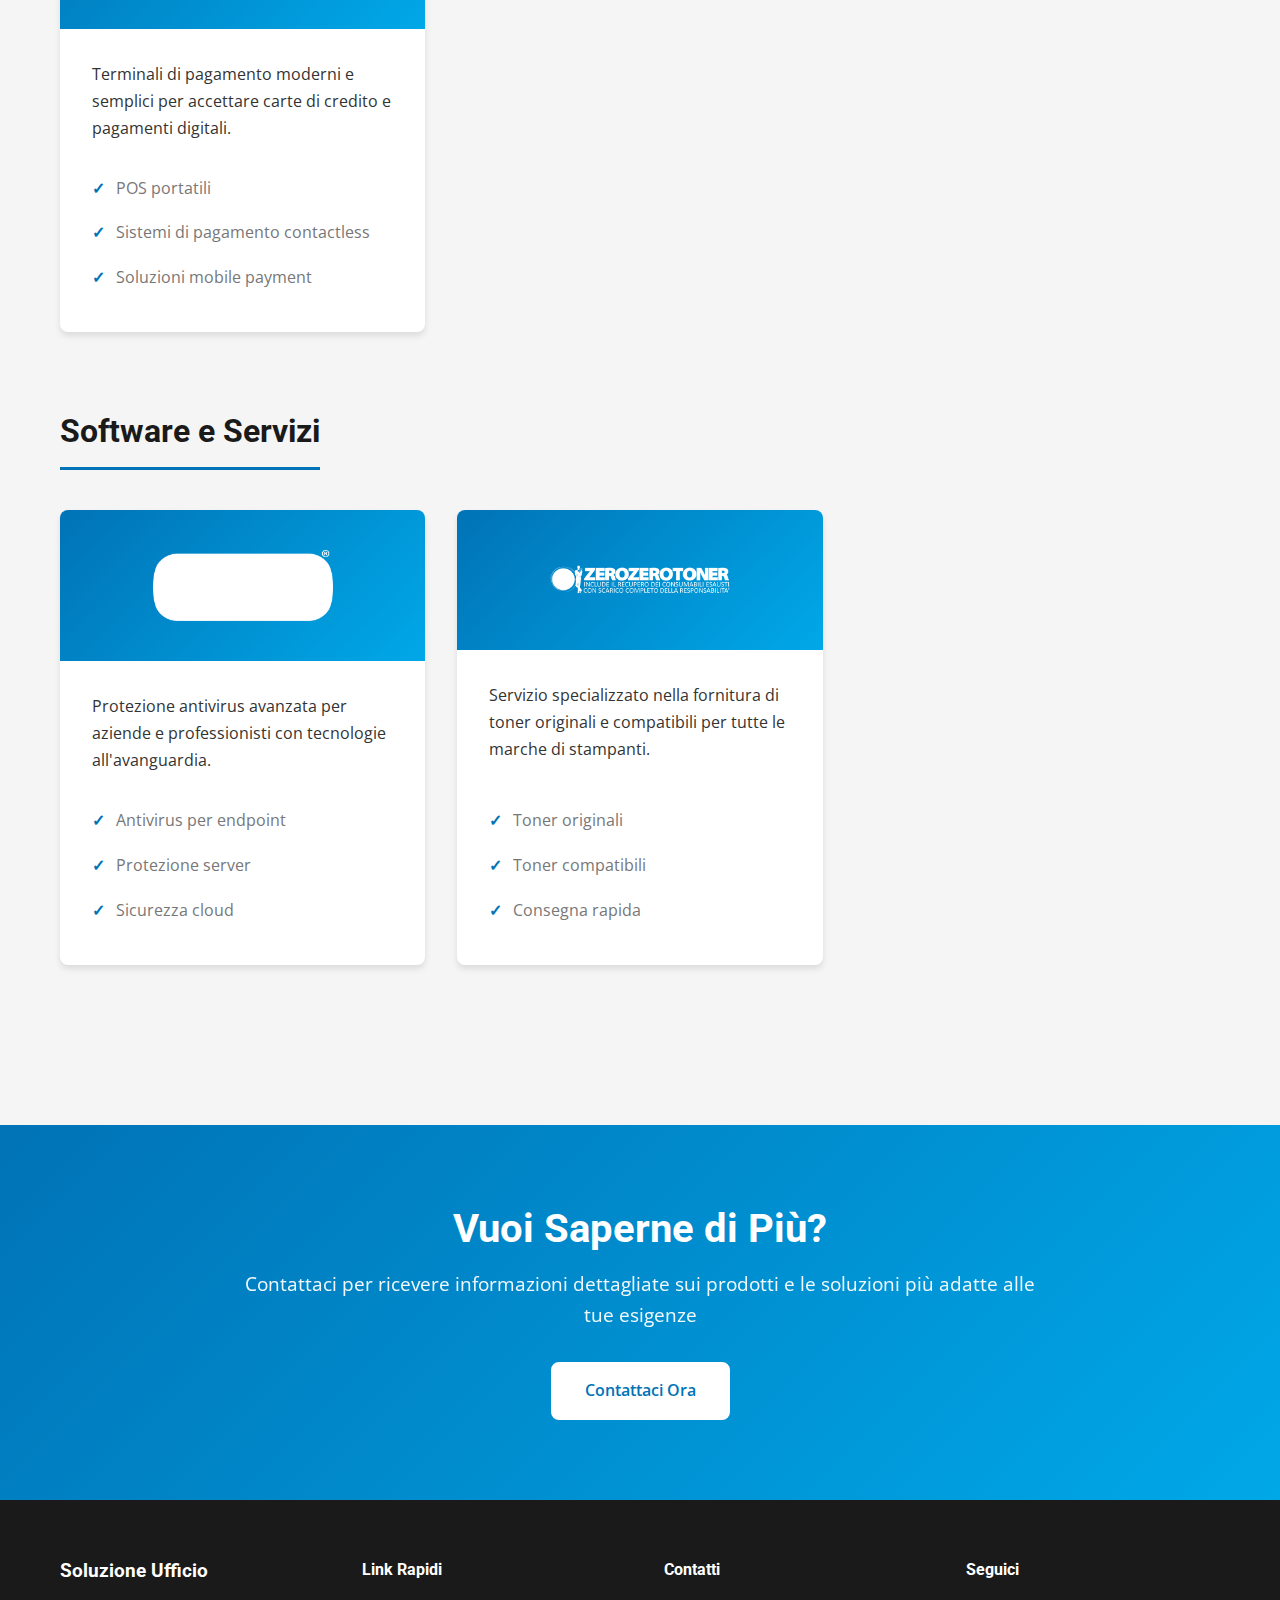
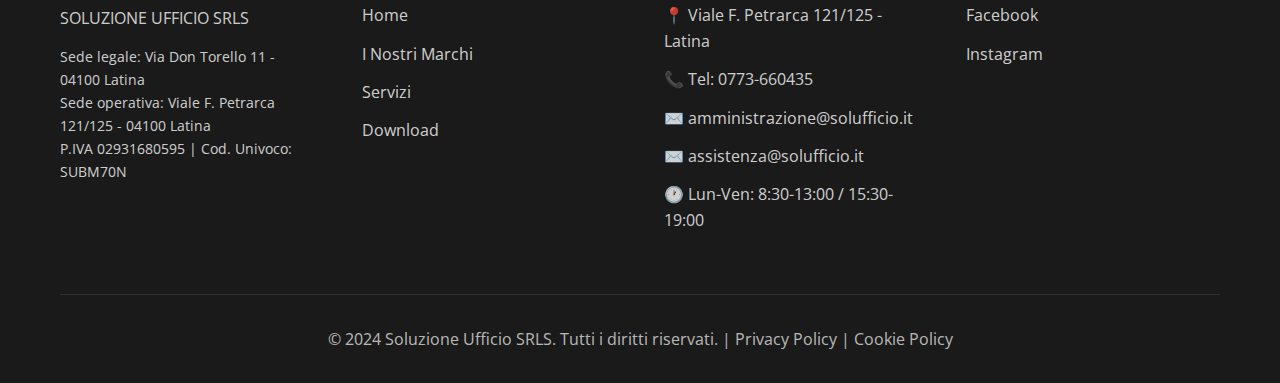
<file: marchi.html>
<!DOCTYPE html>
<html lang="it">
<head>
    <meta charset="UTF-8">
    <meta name="viewport" content="width=device-width, initial-scale=1.0">
    <meta name="description" content="I marchi che trattiamo - Soluzione Ufficio collabora con i migliori brand del settore per garantire qualità e affidabilità.">
    <title>I Nostri Marchi - Soluzione Ufficio</title>
    <link rel="stylesheet" href="css/style.css">
    <link rel="stylesheet" href="css/brands.css">
    <link rel="preconnect" href="https://fonts.googleapis.com">
    <link rel="preconnect" href="https://fonts.gstatic.com" crossorigin>
    <link href="https://fonts.googleapis.com/css2?family=Roboto:wght@300;400;500;700&family=Open+Sans:wght@300;400;600;700&display=swap" rel="stylesheet">
</head>
<body>
    <!-- Navigation -->
    <nav class="navbar" id="navbar">
        <div class="container">
            <div class="nav-wrapper">
                <div class="logo">
                    <a href="index.html">
                        <span class="logo-text">Soluzione <span class="logo-highlight">Ufficio</span></span>
                    </a>
                </div>
                <button class="mobile-menu-toggle" id="mobileMenuToggle">
                    <span></span>
                    <span></span>
                    <span></span>
                </button>
                <ul class="nav-menu" id="navMenu">
                    <li><a href="index.html" class="nav-link">Home</a></li>
                    <li><a href="marchi.html" class="nav-link active">I Nostri Marchi</a></li>
                    <li><a href="servizi.html" class="nav-link">Servizi</a></li>
                    <li><a href="download.html" class="nav-link">Download SupRemo</a></li>
                    <li><a href="contatti.html" class="nav-link">Contatti</a></li>
                </ul>
            </div>
        </div>
    </nav>

    <!-- Page Header -->
    <section class="page-header">
        <div class="container">
            <h1>I Nostri Marchi</h1>
            <p>Collaboriamo con i leader del settore per offrirti prodotti di qualità superiore</p>
        </div>
    </section>

    <!-- Brands Section -->
    <section class="brands-section">
        <div class="container">
            <div class="brands-intro">
                <p>Da anni lavoriamo con i migliori marchi del settore per garantire ai nostri clienti prodotti affidabili, innovativi e di altissima qualità. La nostra partnership con questi brand ci permette di offrire soluzioni complete per ogni esigenza d'ufficio.</p>
            </div>

            <!-- Registratori di Cassa -->
            <div class="brand-category">
                <h2 class="category-title">Registratori di Cassa</h2>
                <div class="brands-grid">
                    <div class="brand-card">
                        <div class="brand-logo">
                            <img src="img/logos/edit_2025.png" alt="Edit Logo">
                        </div>
                        <div class="brand-description">
                            <p>Soluzioni professionali per registratori di cassa e sistemi fiscali conformi alle normative italiane.</p>
                            <ul class="brand-products">
                                <li>Registratori di cassa</li>
                                <li>Sistemi RT</li>
                                <li>Assistenza tecnica</li>
                            </ul>
                        </div>
                    </div>

                    <div class="brand-card">
                        <div class="brand-logo">
                            <img src="img/logos/logo_dtr-italy.svg" alt="DTR Italy Logo">
                        </div>
                        <div class="brand-description">
                            <p>Tecnologia italiana per la gestione fiscale e i registratori telematici di nuova generazione.</p>
                            <ul class="brand-products">
                                <li>Registratori telematici</li>
                                <li>Soluzioni cloud</li>
                                <li>Software gestionali</li>
                            </ul>
                        </div>
                    </div>

                    <div class="brand-card">
                        <div class="brand-logo">
                            <img src="img/logos/custom-blu01.svg" alt="Custom Logo">
                        </div>
                        <div class="brand-description">
                            <p>Leader mondiale nella produzione di stampanti fiscali e registratori di cassa innovativi.</p>
                            <ul class="brand-products">
                                <li>Stampanti fiscali</li>
                                <li>Registratori RT</li>
                                <li>Soluzioni retail</li>
                            </ul>
                        </div>
                    </div>

                    <div class="brand-card">
                        <div class="brand-logo">
                            <img src="img/logos/ditronetwork-logo.webp" alt="Ditron Logo">
                        </div>
                        <div class="brand-description">
                            <p>Sistemi fiscali affidabili e innovativi per la gestione completa del punto vendita.</p>
                            <ul class="brand-products">
                                <li>Registratori di cassa RT</li>
                                <li>Stampanti fiscali</li>
                                <li>Bilance elettroniche</li>
                            </ul>
                        </div>
                    </div>

                    <div class="brand-card">
                        <div class="brand-logo">
                            <img src="img/logos/icon-header.svg" alt="Ital Retail Logo">
                        </div>
                        <div class="brand-description">
                            <p>Soluzioni complete per il retail con registratori di cassa e sistemi POS all'avanguardia.</p>
                            <ul class="brand-products">
                                <li>Registratori RT</li>
                                <li>Sistemi POS</li>
                                <li>Software gestionale</li>
                            </ul>
                        </div>
                    </div>
                </div>
            </div>

            <!-- Stampanti e Multifunzione -->
            <div class="brand-category">
                <h2 class="category-title">Stampanti e Multifunzione</h2>
                <div class="brands-grid">
                    <div class="brand-card">
                        <div class="brand-logo">
                            <img src="img/logos/sharp-logo.svg" alt="Sharp Logo">
                        </div>
                        <div class="brand-description">
                            <p>Tecnologia giapponese di eccellenza per stampanti multifunzione e fotocopiatrici professionali.</p>
                            <ul class="brand-products">
                                <li>Multifunzione a colori</li>
                                <li>Fotocopiatrici da ufficio</li>
                                <li>Sistemi di stampa documentale</li>
                            </ul>
                        </div>
                    </div>

                    <div class="brand-card">
                        <div class="brand-logo">
                            <img src="img/logos/head_brotherlogo.svg" alt="Brother Logo">
                        </div>
                        <div class="brand-description">
                            <p>Soluzioni affidabili per la stampa in ufficio, con tecnologie innovative e costi di gestione ridotti.</p>
                            <ul class="brand-products">
                                <li>Stampanti monocromatiche</li>
                                <li>Multifunzione laser a colori</li>
                                <li>Etichettatrici professionali</li>
                            </ul>
                        </div>
                    </div>
                </div>
            </div>

            <!-- Personal Computer e Hardware -->
            <div class="brand-category">
                <h2 class="category-title">Personal Computer e Hardware</h2>
                <div class="brands-grid">
                    <div class="brand-card">
                        <div class="brand-logo">
                            <img src="img/logos/SiComputer-Logo-Nero2.webp" alt="SiComputer Logo">
                        </div>
                        <div class="brand-description">
                            <p>PC assemblati e configurati su misura per le esigenze aziendali e professionali.</p>
                            <ul class="brand-products">
                                <li>PC desktop personalizzati</li>
                                <li>Workstation professionali</li>
                                <li>Configurazioni su misura</li>
                            </ul>
                        </div>
                    </div>
                </div>
            </div>

            <!-- Sistemi POS -->
            <div class="brand-category">
                <h2 class="category-title">Sistemi POS</h2>
                <div class="brands-grid">
                    <div class="brand-card">
                        <div class="brand-logo">
                            <img src="img/logos/logo-header@2x.webp" alt="MyPos Logo">
                        </div>
                        <div class="brand-description">
                            <p>Terminali di pagamento moderni e semplici per accettare carte di credito e pagamenti digitali.</p>
                            <ul class="brand-products">
                                <li>POS portatili</li>
                                <li>Sistemi di pagamento contactless</li>
                                <li>Soluzioni mobile payment</li>
                            </ul>
                        </div>
                    </div>
                </div>
            </div>

            <!-- Software e Servizi -->
            <div class="brand-category">
                <h2 class="category-title">Software e Servizi</h2>
                <div class="brands-grid">
                    <div class="brand-card">
                        <div class="brand-logo">
                            <img src="img/logos/ESET_logo.svg.png" alt="ESET Logo">
                        </div>
                        <div class="brand-description">
                            <p>Protezione antivirus avanzata per aziende e professionisti con tecnologie all'avanguardia.</p>
                            <ul class="brand-products">
                                <li>Antivirus per endpoint</li>
                                <li>Protezione server</li>
                                <li>Sicurezza cloud</li>
                            </ul>
                        </div>
                    </div>

                    <div class="brand-card">
                        <div class="brand-logo">
                            <img src="img/logos/ZZT-NEW-600.png" alt="ZeroZeroToner Logo">
                        </div>
                        <div class="brand-description">
                            <p>Servizio specializzato nella fornitura di toner originali e compatibili per tutte le marche di stampanti.</p>
                            <ul class="brand-products">
                                <li>Toner originali</li>
                                <li>Toner compatibili</li>
                                <li>Consegna rapida</li>
                            </ul>
                        </div>
                    </div>
                </div>
            </div>
        </div>
    </section>

    <!-- CTA Section -->
    <section class="cta-section">
        <div class="container">
            <div class="cta-content">
                <h2>Vuoi Saperne di Più?</h2>
                <p>Contattaci per ricevere informazioni dettagliate sui prodotti e le soluzioni più adatte alle tue esigenze</p>
                <a href="contatti.html" class="btn btn-white">Contattaci Ora</a>
            </div>
        </div>
    </section>

    <!-- Footer -->
    <footer class="footer">
        <div class="container">
            <div class="footer-grid">
                <div class="footer-col">
                    <h3>Soluzione Ufficio</h3>
                    <p>SOLUZIONE UFFICIO SRLS</p>
                    <p style="font-size: 0.9rem; line-height: 1.6; margin-top: 0.5rem;">
                        Sede legale: Via Don Torello 11 - 04100 Latina<br>
                        Sede operativa: Viale F. Petrarca 121/125 - 04100 Latina<br>
                        P.IVA 02931680595 | Cod. Univoco: SUBM70N
                    </p>
                </div>
                <div class="footer-col">
                    <h4>Link Rapidi</h4>
                    <ul>
                        <li><a href="index.html">Home</a></li>
                        <li><a href="marchi.html">I Nostri Marchi</a></li>
                        <li><a href="servizi.html">Servizi</a></li>
                        <li><a href="download.html">Download</a></li>
                    </ul>
                </div>
                <div class="footer-col">
                    <h4>Contatti</h4>
                    <ul>
                        <li>📍 Viale F. Petrarca 121/125 - Latina</li>
                        <li>📞 Tel: <a href="tel:0773660435">0773-660435</a></li>
                        <li>✉️ <a href="mailto:amministrazione@solufficio.it">amministrazione@solufficio.it</a></li>
                        <li>✉️ <a href="mailto:assistenza@solufficio.it">assistenza@solufficio.it</a></li>
                        <li>🕐 Lun-Ven: 8:30-13:00 / 15:30-19:00</li>
                    </ul>
                </div>
                <div class="footer-col">
                    <h4>Seguici</h4>
                    <div class="social-links">
                        <a href="https://www.facebook.com/soluzione.ufficio.9/" target="_blank" rel="noopener noreferrer" class="social-link">Facebook</a>
                        <a href="https://www.instagram.com/soluzioneufficio.latina/" target="_blank" rel="noopener noreferrer" class="social-link">Instagram</a>
                    </div>
                </div>
            </div>
            <div class="footer-bottom">
                <p>&copy; 2024 Soluzione Ufficio SRLS. Tutti i diritti riservati. | <a href="#">Privacy Policy</a> | <a href="#">Cookie Policy</a></p>
            </div>
        </div>
    </footer>

    <script src="js/main.js"></script>
</body>
</html>
</file>
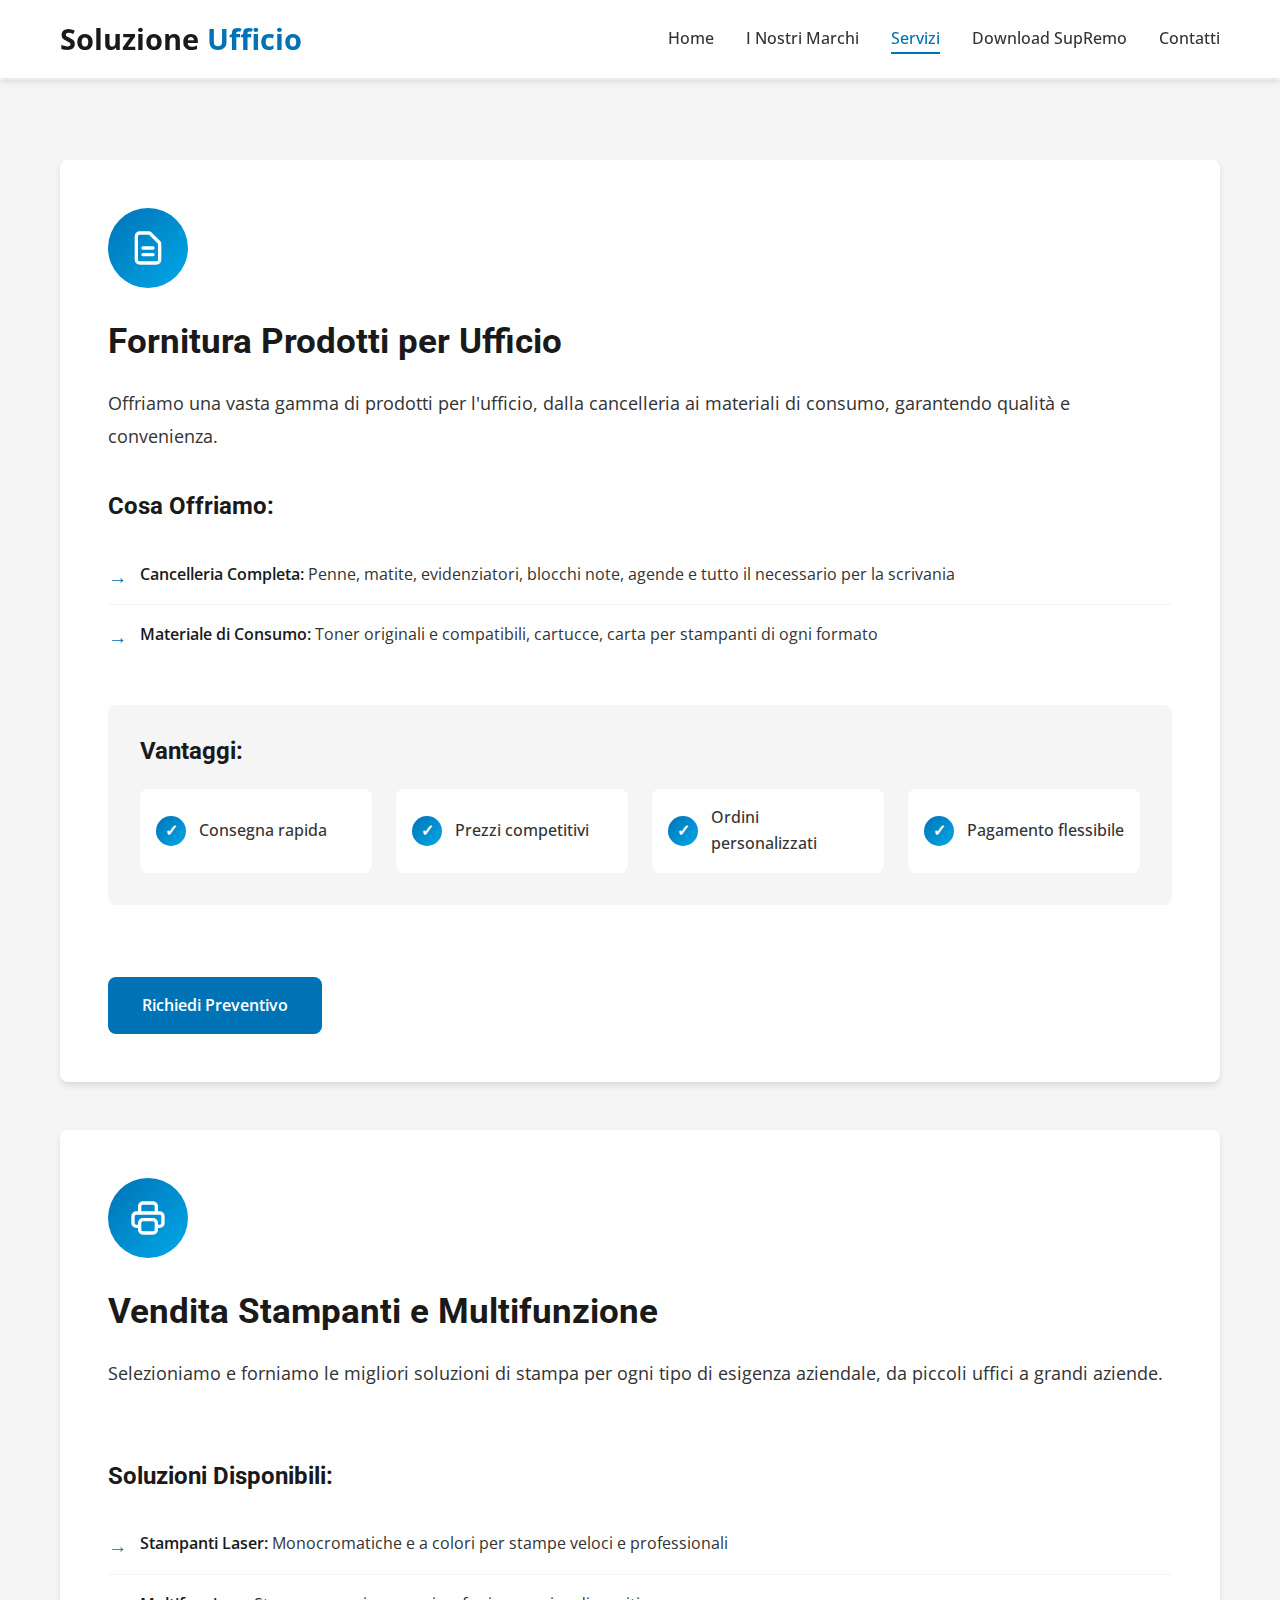
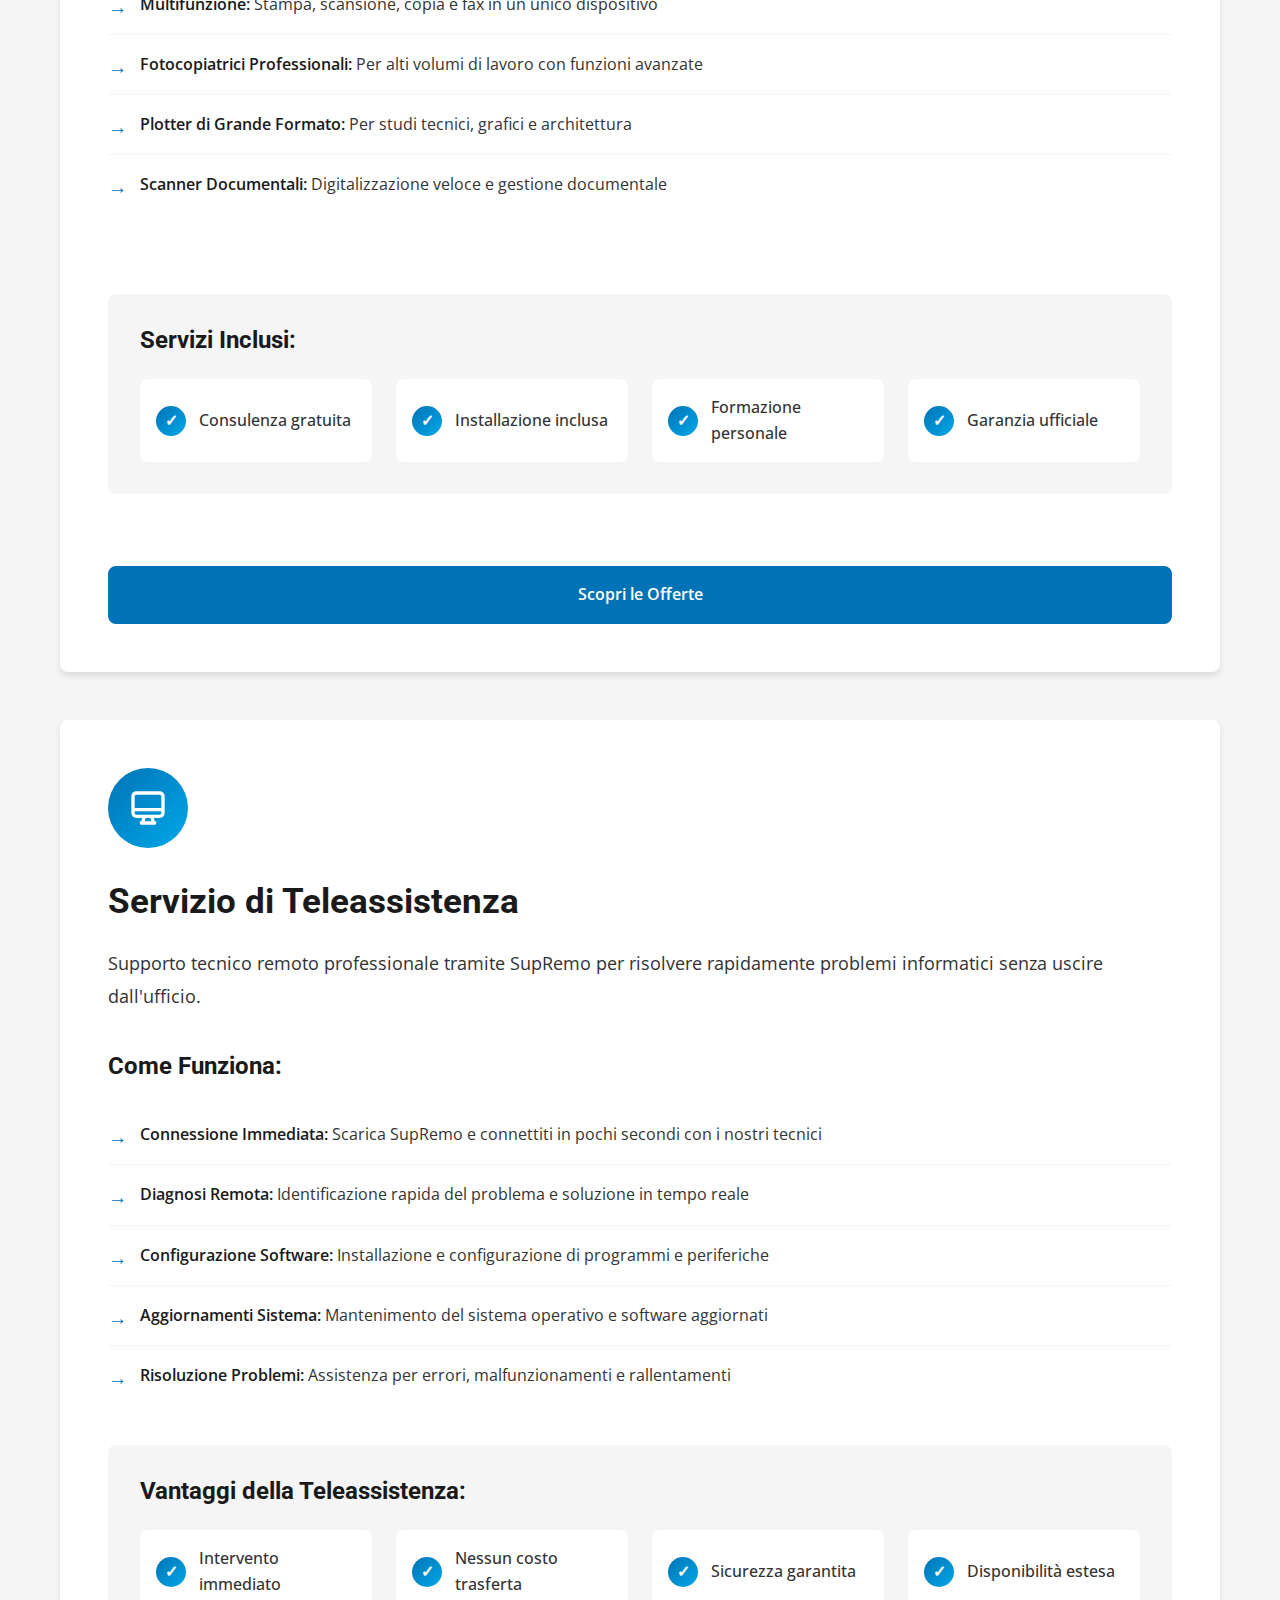
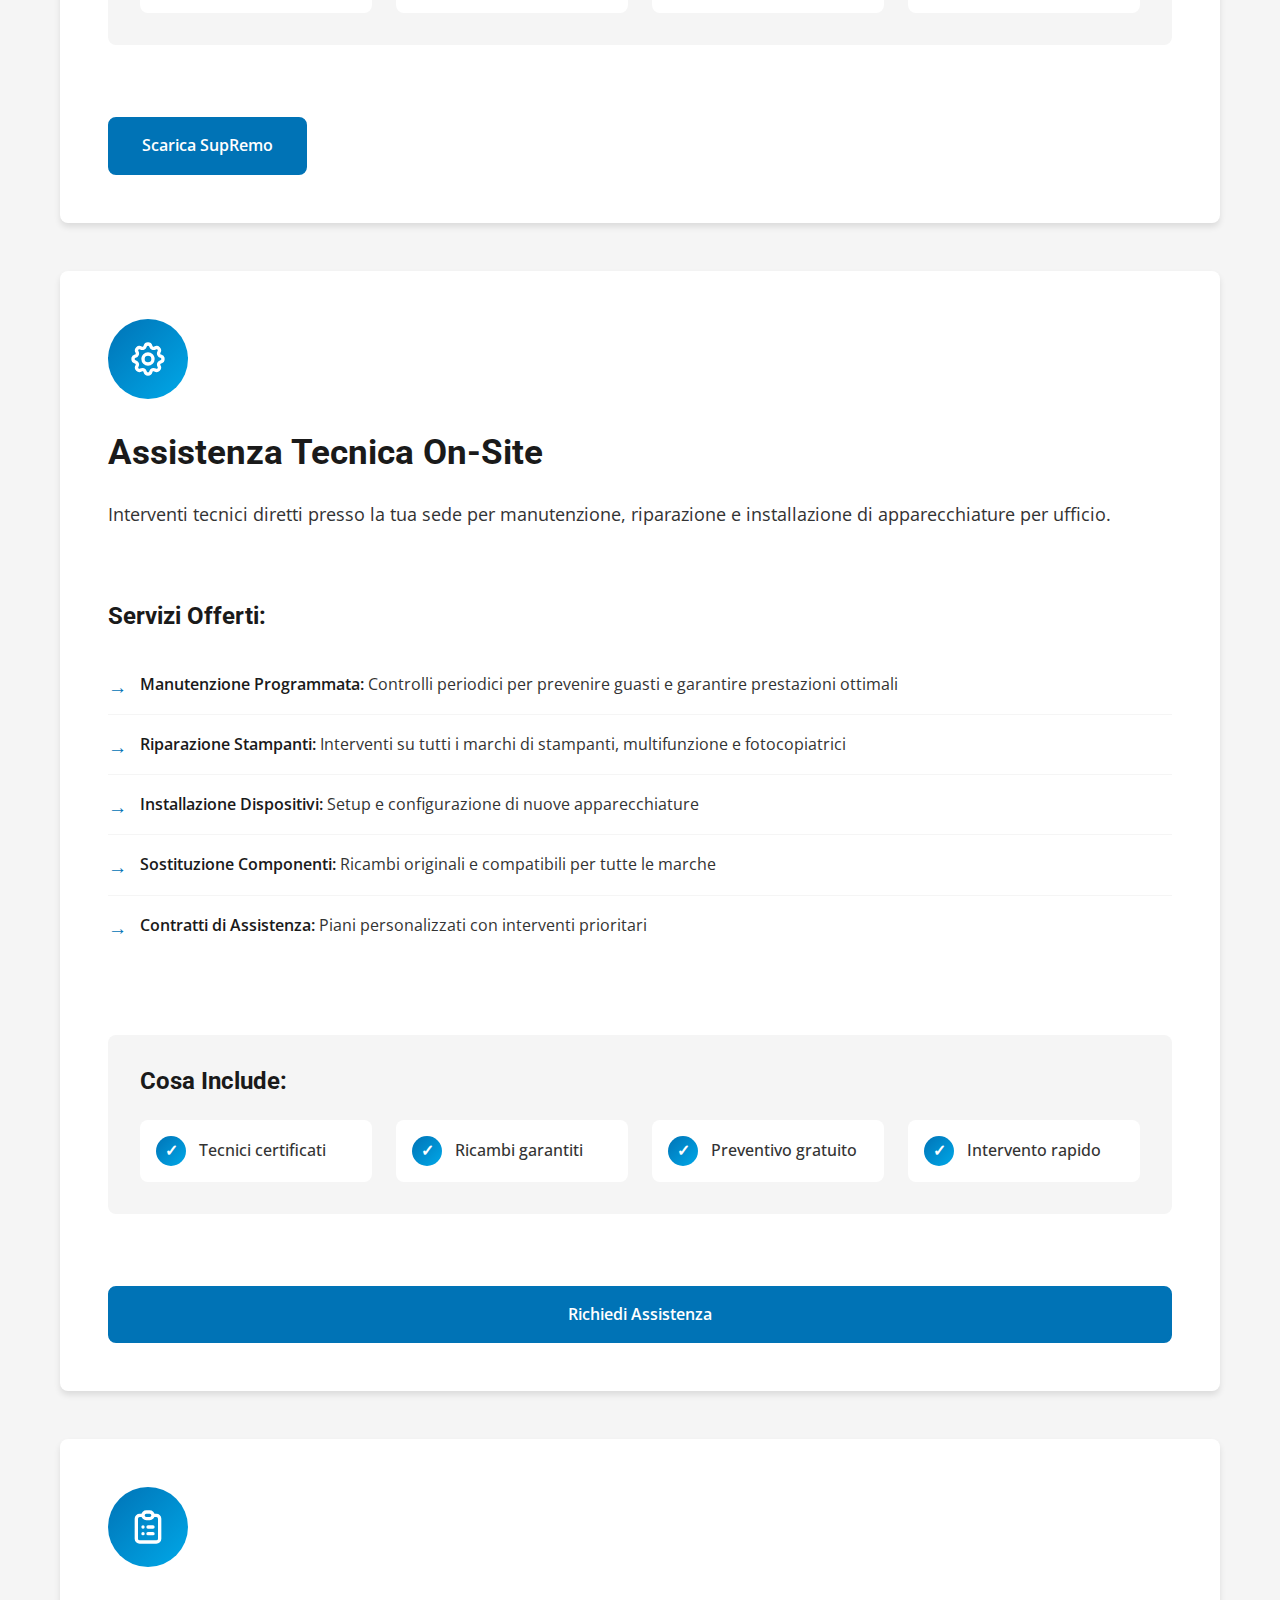
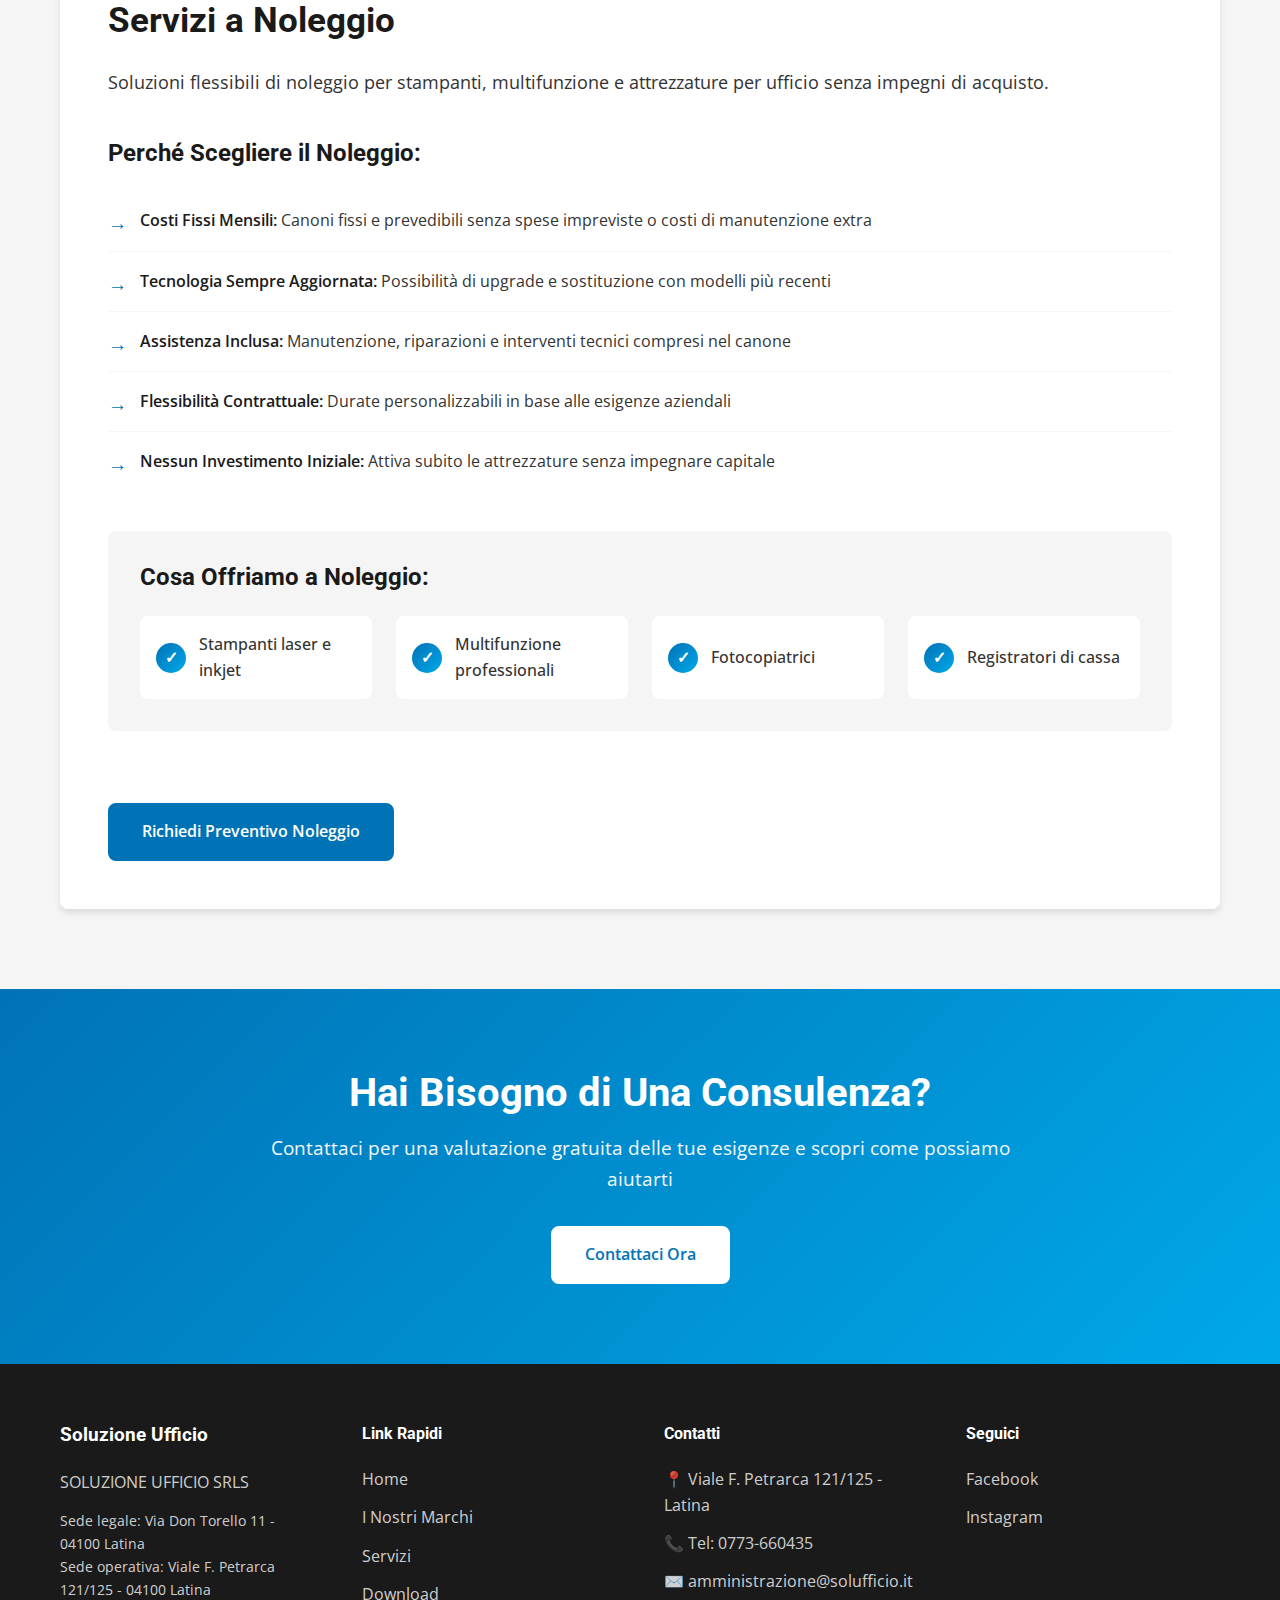
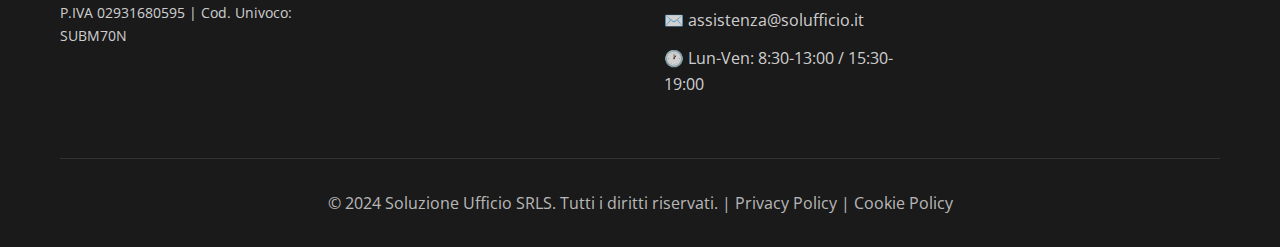
<file: servizi.html>
<!DOCTYPE html>
<html lang="it">
<head>
    <meta charset="UTF-8">
    <meta name="viewport" content="width=device-width, initial-scale=1.0">
    <meta name="description" content="I Servizi di Soluzione Ufficio - Prodotti per ufficio, assistenza tecnica, teleassistenza e soluzioni complete per la tua azienda.">
    <title>I Nostri Servizi - Soluzione Ufficio</title>
    <link rel="stylesheet" href="css/style.css">
    <link rel="stylesheet" href="css/services.css">
    <link rel="preconnect" href="https://fonts.googleapis.com">
    <link rel="preconnect" href="https://fonts.gstatic.com" crossorigin>
    <link href="https://fonts.googleapis.com/css2?family=Roboto:wght@300;400;500;700&family=Open+Sans:wght@300;400;600;700&display=swap" rel="stylesheet">
</head>
<body>
    <!-- Navigation -->
    <nav class="navbar" id="navbar">
        <div class="container">
            <div class="nav-wrapper">
                <div class="logo">
                    <a href="index.html">
                        <span class="logo-text">Soluzione <span class="logo-highlight">Ufficio</span></span>
                    </a>
                </div>
                <button class="mobile-menu-toggle" id="mobileMenuToggle">
                    <span></span>
                    <span></span>
                    <span></span>
                </button>
                <ul class="nav-menu" id="navMenu">
                    <li><a href="index.html" class="nav-link">Home</a></li>
                    <li><a href="marchi.html" class="nav-link">I Nostri Marchi</a></li>
                    <li><a href="servizi.html" class="nav-link active">Servizi</a></li>
                    <li><a href="download.html" class="nav-link">Download SupRemo</a></li>
                    <li><a href="contatti.html" class="nav-link">Contatti</a></li>
                </ul>
            </div>
        </div>
    </nav>

    <!-- Page Header -->
    <section class="page-header">
        <div class="container">
            <h1>I Nostri Servizi</h1>
            <p>Soluzioni complete per rendere il tuo ufficio più efficiente e produttivo</p>
        </div>
    </section>

    <!-- Services Section -->
    <section class="services-detail-section">
        <div class="container">
            <!-- Service 1 -->
            <div class="service-detail-card">
                <div class="service-detail-content">
                    <div class="service-detail-icon">
                        <svg xmlns="http://www.w3.org/2000/svg" fill="none" viewBox="0 0 24 24" stroke="currentColor">
                            <path stroke-linecap="round" stroke-linejoin="round" stroke-width="2" d="M9 12h6m-6 4h6m2 5H7a2 2 0 01-2-2V5a2 2 0 012-2h5.586a1 1 0 01.707.293l5.414 5.414a1 1 0 01.293.707V19a2 2 0 01-2 2z" />
                        </svg>
                    </div>
                    <h2>Fornitura Prodotti per Ufficio</h2>
                    <p class="service-description">Offriamo una vasta gamma di prodotti per l'ufficio, dalla cancelleria ai materiali di consumo, garantendo qualità e convenienza.</p>

                    <h3>Cosa Offriamo:</h3>
                    <ul class="service-list">
                        <li><strong>Cancelleria Completa:</strong> Penne, matite, evidenziatori, blocchi note, agende e tutto il necessario per la scrivania</li>
                        <li><strong>Materiale di Consumo:</strong> Toner originali e compatibili, cartucce, carta per stampanti di ogni formato</li>
                    </ul>

                    <div class="service-benefits">
                        <h3>Vantaggi:</h3>
                        <div class="benefits-grid">
                            <div class="benefit-item">
                                <span class="benefit-icon">✓</span>
                                <span>Consegna rapida</span>
                            </div>
                            <div class="benefit-item">
                                <span class="benefit-icon">✓</span>
                                <span>Prezzi competitivi</span>
                            </div>
                            <div class="benefit-item">
                                <span class="benefit-icon">✓</span>
                                <span>Ordini personalizzati</span>
                            </div>
                            <div class="benefit-item">
                                <span class="benefit-icon">✓</span>
                                <span>Pagamento flessibile</span>
                            </div>
                        </div>
                    </div>

                    <a href="contatti.html" class="btn btn-primary">Richiedi Preventivo</a>
                </div>
            </div>

            <!-- Service 2 -->
            <div class="service-detail-card reverse">
                <div class="service-detail-content">
                    <div class="service-detail-icon">
                        <svg xmlns="http://www.w3.org/2000/svg" fill="none" viewBox="0 0 24 24" stroke="currentColor">
                            <path stroke-linecap="round" stroke-linejoin="round" stroke-width="2" d="M17 17h2a2 2 0 002-2v-4a2 2 0 00-2-2H5a2 2 0 00-2 2v4a2 2 0 002 2h2m2 4h6a2 2 0 002-2v-4a2 2 0 00-2-2H9a2 2 0 00-2 2v4a2 2 0 002 2zm8-12V5a2 2 0 00-2-2H9a2 2 0 00-2 2v4h10z" />
                        </svg>
                    </div>
                    <h2>Vendita Stampanti e Multifunzione</h2>
                    <p class="service-description">Selezioniamo e forniamo le migliori soluzioni di stampa per ogni tipo di esigenza aziendale, da piccoli uffici a grandi aziende.</p>

                    <h3>Soluzioni Disponibili:</h3>
                    <ul class="service-list">
                        <li><strong>Stampanti Laser:</strong> Monocromatiche e a colori per stampe veloci e professionali</li>
                        <li><strong>Multifunzione:</strong> Stampa, scansione, copia e fax in un unico dispositivo</li>
                        <li><strong>Fotocopiatrici Professionali:</strong> Per alti volumi di lavoro con funzioni avanzate</li>
                        <li><strong>Plotter di Grande Formato:</strong> Per studi tecnici, grafici e architettura</li>
                        <li><strong>Scanner Documentali:</strong> Digitalizzazione veloce e gestione documentale</li>
                    </ul>

                    <div class="service-benefits">
                        <h3>Servizi Inclusi:</h3>
                        <div class="benefits-grid">
                            <div class="benefit-item">
                                <span class="benefit-icon">✓</span>
                                <span>Consulenza gratuita</span>
                            </div>
                            <div class="benefit-item">
                                <span class="benefit-icon">✓</span>
                                <span>Installazione inclusa</span>
                            </div>
                            <div class="benefit-item">
                                <span class="benefit-icon">✓</span>
                                <span>Formazione personale</span>
                            </div>
                            <div class="benefit-item">
                                <span class="benefit-icon">✓</span>
                                <span>Garanzia ufficiale</span>
                            </div>
                        </div>
                    </div>

                    <a href="contatti.html" class="btn btn-primary">Scopri le Offerte</a>
                </div>
            </div>

            <!-- Service 3 -->
            <div class="service-detail-card">
                <div class="service-detail-content">
                    <div class="service-detail-icon">
                        <svg xmlns="http://www.w3.org/2000/svg" fill="none" viewBox="0 0 24 24" stroke="currentColor">
                            <path stroke-linecap="round" stroke-linejoin="round" stroke-width="2" d="M9.75 17L9 20l-1 1h8l-1-1-.75-3M3 13h18M5 17h14a2 2 0 002-2V5a2 2 0 00-2-2H5a2 2 0 00-2 2v10a2 2 0 002 2z" />
                        </svg>
                    </div>
                    <h2>Servizio di Teleassistenza</h2>
                    <p class="service-description">Supporto tecnico remoto professionale tramite SupRemo per risolvere rapidamente problemi informatici senza uscire dall'ufficio.</p>

                    <h3>Come Funziona:</h3>
                    <ul class="service-list">
                        <li><strong>Connessione Immediata:</strong> Scarica SupRemo e connettiti in pochi secondi con i nostri tecnici</li>
                        <li><strong>Diagnosi Remota:</strong> Identificazione rapida del problema e soluzione in tempo reale</li>
                        <li><strong>Configurazione Software:</strong> Installazione e configurazione di programmi e periferiche</li>
                        <li><strong>Aggiornamenti Sistema:</strong> Mantenimento del sistema operativo e software aggiornati</li>
                        <li><strong>Risoluzione Problemi:</strong> Assistenza per errori, malfunzionamenti e rallentamenti</li>
                    </ul>

                    <div class="service-benefits">
                        <h3>Vantaggi della Teleassistenza:</h3>
                        <div class="benefits-grid">
                            <div class="benefit-item">
                                <span class="benefit-icon">✓</span>
                                <span>Intervento immediato</span>
                            </div>
                            <div class="benefit-item">
                                <span class="benefit-icon">✓</span>
                                <span>Nessun costo trasferta</span>
                            </div>
                            <div class="benefit-item">
                                <span class="benefit-icon">✓</span>
                                <span>Sicurezza garantita</span>
                            </div>
                            <div class="benefit-item">
                                <span class="benefit-icon">✓</span>
                                <span>Disponibilità estesa</span>
                            </div>
                        </div>
                    </div>

                    <a href="download.html" class="btn btn-primary">Scarica SupRemo</a>
                </div>
            </div>

            <!-- Service 4 -->
            <div class="service-detail-card reverse">
                <div class="service-detail-content">
                    <div class="service-detail-icon">
                        <svg xmlns="http://www.w3.org/2000/svg" fill="none" viewBox="0 0 24 24" stroke="currentColor">
                            <path stroke-linecap="round" stroke-linejoin="round" stroke-width="2" d="M10.325 4.317c.426-1.756 2.924-1.756 3.35 0a1.724 1.724 0 002.573 1.066c1.543-.94 3.31.826 2.37 2.37a1.724 1.724 0 001.065 2.572c1.756.426 1.756 2.924 0 3.35a1.724 1.724 0 00-1.066 2.573c.94 1.543-.826 3.31-2.37 2.37a1.724 1.724 0 00-2.572 1.065c-.426 1.756-2.924 1.756-3.35 0a1.724 1.724 0 00-2.573-1.066c-1.543.94-3.31-.826-2.37-2.37a1.724 1.724 0 00-1.065-2.572c-1.756-.426-1.756-2.924 0-3.35a1.724 1.724 0 001.066-2.573c-.94-1.543.826-3.31 2.37-2.37.996.608 2.296.07 2.572-1.065z" />
                            <path stroke-linecap="round" stroke-linejoin="round" stroke-width="2" d="M15 12a3 3 0 11-6 0 3 3 0 016 0z" />
                        </svg>
                    </div>
                    <h2>Assistenza Tecnica On-Site</h2>
                    <p class="service-description">Interventi tecnici diretti presso la tua sede per manutenzione, riparazione e installazione di apparecchiature per ufficio.</p>

                    <h3>Servizi Offerti:</h3>
                    <ul class="service-list">
                        <li><strong>Manutenzione Programmata:</strong> Controlli periodici per prevenire guasti e garantire prestazioni ottimali</li>
                        <li><strong>Riparazione Stampanti:</strong> Interventi su tutti i marchi di stampanti, multifunzione e fotocopiatrici</li>
                        <li><strong>Installazione Dispositivi:</strong> Setup e configurazione di nuove apparecchiature</li>
                        <li><strong>Sostituzione Componenti:</strong> Ricambi originali e compatibili per tutte le marche</li>
                        <li><strong>Contratti di Assistenza:</strong> Piani personalizzati con interventi prioritari</li>
                    </ul>

                    <div class="service-benefits">
                        <h3>Cosa Include:</h3>
                        <div class="benefits-grid">
                            <div class="benefit-item">
                                <span class="benefit-icon">✓</span>
                                <span>Tecnici certificati</span>
                            </div>
                            <div class="benefit-item">
                                <span class="benefit-icon">✓</span>
                                <span>Ricambi garantiti</span>
                            </div>
                            <div class="benefit-item">
                                <span class="benefit-icon">✓</span>
                                <span>Preventivo gratuito</span>
                            </div>
                            <div class="benefit-item">
                                <span class="benefit-icon">✓</span>
                                <span>Intervento rapido</span>
                            </div>
                        </div>
                    </div>

                    <a href="contatti.html" class="btn btn-primary">Richiedi Assistenza</a>
                </div>
            </div>

            <!-- Service 5 - Noleggio -->
            <div class="service-detail-card">
                <div class="service-detail-content">
                    <div class="service-detail-icon">
                        <svg xmlns="http://www.w3.org/2000/svg" fill="none" viewBox="0 0 24 24" stroke="currentColor">
                            <path stroke-linecap="round" stroke-linejoin="round" stroke-width="2" d="M9 5H7a2 2 0 00-2 2v12a2 2 0 002 2h10a2 2 0 002-2V7a2 2 0 00-2-2h-2M9 5a2 2 0 002 2h2a2 2 0 002-2M9 5a2 2 0 012-2h2a2 2 0 012 2m-3 7h3m-3 4h3m-6-4h.01M9 16h.01" />
                        </svg>
                    </div>
                    <h2>Servizi a Noleggio</h2>
                    <p class="service-description">Soluzioni flessibili di noleggio per stampanti, multifunzione e attrezzature per ufficio senza impegni di acquisto.</p>

                    <h3>Perché Scegliere il Noleggio:</h3>
                    <ul class="service-list">
                        <li><strong>Costi Fissi Mensili:</strong> Canoni fissi e prevedibili senza spese impreviste o costi di manutenzione extra</li>
                        <li><strong>Tecnologia Sempre Aggiornata:</strong> Possibilità di upgrade e sostituzione con modelli più recenti</li>
                        <li><strong>Assistenza Inclusa:</strong> Manutenzione, riparazioni e interventi tecnici compresi nel canone</li>
                        <li><strong>Flessibilità Contrattuale:</strong> Durate personalizzabili in base alle esigenze aziendali</li>
                        <li><strong>Nessun Investimento Iniziale:</strong> Attiva subito le attrezzature senza impegnare capitale</li>
                    </ul>

                    <div class="service-benefits">
                        <h3>Cosa Offriamo a Noleggio:</h3>
                        <div class="benefits-grid">
                            <div class="benefit-item">
                                <span class="benefit-icon">✓</span>
                                <span>Stampanti laser e inkjet</span>
                            </div>
                            <div class="benefit-item">
                                <span class="benefit-icon">✓</span>
                                <span>Multifunzione professionali</span>
                            </div>
                            <div class="benefit-item">
                                <span class="benefit-icon">✓</span>
                                <span>Fotocopiatrici</span>
                            </div>
                            <div class="benefit-item">
                                <span class="benefit-icon">✓</span>
                                <span>Registratori di cassa</span>
                            </div>
                        </div>
                    </div>

                    <a href="contatti.html" class="btn btn-primary">Richiedi Preventivo Noleggio</a>
                </div>
            </div>
        </div>
    </section>

    <!-- CTA Section -->
    <section class="cta-section">
        <div class="container">
            <div class="cta-content">
                <h2>Hai Bisogno di Una Consulenza?</h2>
                <p>Contattaci per una valutazione gratuita delle tue esigenze e scopri come possiamo aiutarti</p>
                <a href="contatti.html" class="btn btn-white">Contattaci Ora</a>
            </div>
        </div>
    </section>

    <!-- Footer -->
    <footer class="footer">
        <div class="container">
            <div class="footer-grid">
                <div class="footer-col">
                    <h3>Soluzione Ufficio</h3>
                    <p>SOLUZIONE UFFICIO SRLS</p>
                    <p style="font-size: 0.9rem; line-height: 1.6; margin-top: 0.5rem;">
                        Sede legale: Via Don Torello 11 - 04100 Latina<br>
                        Sede operativa: Viale F. Petrarca 121/125 - 04100 Latina<br>
                        P.IVA 02931680595 | Cod. Univoco: SUBM70N
                    </p>
                </div>
                <div class="footer-col">
                    <h4>Link Rapidi</h4>
                    <ul>
                        <li><a href="index.html">Home</a></li>
                        <li><a href="marchi.html">I Nostri Marchi</a></li>
                        <li><a href="servizi.html">Servizi</a></li>
                        <li><a href="download.html">Download</a></li>
                    </ul>
                </div>
                <div class="footer-col">
                    <h4>Contatti</h4>
                    <ul>
                        <li>📍 Viale F. Petrarca 121/125 - Latina</li>
                        <li>📞 Tel: <a href="tel:0773660435">0773-660435</a></li>
                        <li>✉️ <a href="mailto:amministrazione@solufficio.it">amministrazione@solufficio.it</a></li>
                        <li>✉️ <a href="mailto:assistenza@solufficio.it">assistenza@solufficio.it</a></li>
                        <li>🕐 Lun-Ven: 8:30-13:00 / 15:30-19:00</li>
                    </ul>
                </div>
                <div class="footer-col">
                    <h4>Seguici</h4>
                    <div class="social-links">
                        <a href="https://www.facebook.com/soluzione.ufficio.9/" target="_blank" rel="noopener noreferrer" class="social-link">Facebook</a>
                        <a href="https://www.instagram.com/soluzioneufficio.latina/" target="_blank" rel="noopener noreferrer" class="social-link">Instagram</a>
                    </div>
                </div>
            </div>
            <div class="footer-bottom">
                <p>&copy; 2024 Soluzione Ufficio SRLS. Tutti i diritti riservati. | <a href="#">Privacy Policy</a> | <a href="#">Cookie Policy</a></p>
            </div>
        </div>
    </footer>

    <script src="js/main.js"></script>
</body>
</html>
</file>
<file: css/style.css>
:root {
  --primary-color: #0073b6;
  --secondary-color: #00a8e8;
  --dark-color: #1a1a1a;
  --light-color: #f5f5f5;
  --text-color: #333;
  --text-light: #777;
  --white: #ffffff;
  --shadow: 0 4px 6px rgba(0, 0, 0, 0.1);
  --shadow-lg: 0 10px 30px rgba(0, 0, 0, 0.15);
  --transition: all 0.3s ease;
  --border-radius: 8px;
}

/* ==================== */
/* RESET & BASE STYLES */
/* ==================== */
* {
  margin: 0;
  padding: 0;
  box-sizing: border-box;
}

html {
  scroll-behavior: smooth;
}

body {
  font-family: "Open Sans", sans-serif;
  line-height: 1.6;
  color: var(--text-color);
  background-color: var(--white);
}

h1,
h2,
h3,
h4,
h5,
h6 {
  font-family: "Roboto", sans-serif;
  font-weight: 700;
  line-height: 1.2;
  margin-bottom: 1rem;
}

a {
  text-decoration: none;
  color: inherit;
  transition: var(--transition);
}

img {
  max-width: 100%;
  height: auto;
  display: block;
}

/* ==================== */
/* UTILITIES */
/* ==================== */
.container {
  max-width: 1200px;
  margin: 0 auto;
  padding: 0 20px;
}

.text-center {
  text-align: center;
}

.section-title {
  font-size: 2.5rem;
  text-align: center;
  margin-bottom: 1rem;
  color: var(--dark-color);
}

.section-subtitle {
  text-align: center;
  color: var(--text-light);
  font-size: 1.1rem;
  margin-bottom: 3rem;
  max-width: 700px;
  margin-left: auto;
  margin-right: auto;
}

/* ==================== */
/* BUTTONS */
/* ==================== */
.btn {
  display: inline-block;
  padding: 14px 32px;
  border-radius: var(--border-radius);
  font-weight: 600;
  font-size: 1rem;
  cursor: pointer;
  transition: var(--transition);
  border: 2px solid transparent;
  text-align: center;
}

.btn-primary {
  background-color: var(--primary-color);
  color: var(--white);
  border-color: var(--primary-color);
}

.btn-primary:hover {
  background-color: transparent;
  color: var(--primary-color);
  transform: translateY(-2px);
  box-shadow: var(--shadow);
}

/* Fix per bottone primario nell'hero section */
.hero .btn-primary:hover {
  background-color: var(--white);
  color: var(--primary-color);
  border-color: var(--white);
}

.btn-secondary {
  background-color: transparent;
  color: var(--white);
  border-color: var(--white);
}

.btn-secondary:hover {
  background-color: var(--white);
  color: var(--primary-color);
  transform: translateY(-2px);
}

.btn-white {
  background-color: var(--white);
  color: var(--primary-color);
  border-color: var(--white);
}

.btn-white:hover {
  background-color: transparent;
  color: var(--white);
  border-color: var(--white);
  transform: translateY(-2px);
}

/* ==================== */
/* NAVIGATION */
/* ==================== */
.navbar {
  position: fixed;
  top: 0;
  width: 100%;
  background-color: var(--white);
  box-shadow: var(--shadow);
  z-index: 1000;
  transition: var(--transition);
}

.navbar.scrolled {
  box-shadow: var(--shadow-lg);
}

.nav-wrapper {
  display: flex;
  justify-content: space-between;
  align-items: center;
  padding: 1rem 0;
}

.logo-text {
  font-size: 1.8rem;
  font-weight: 700;
  color: var(--dark-color);
}

.logo-highlight {
  color: var(--primary-color);
}

.nav-menu {
  display: flex;
  list-style: none;
  gap: 2rem;
  align-items: center;
}

.nav-link {
  color: var(--text-color);
  font-weight: 500;
  position: relative;
  padding: 5px 0;
}

.nav-link::after {
  content: "";
  position: absolute;
  bottom: 0;
  left: 0;
  width: 0;
  height: 2px;
  background-color: var(--primary-color);
  transition: var(--transition);
}

.nav-link:hover::after,
.nav-link.active::after {
  width: 100%;
}

.nav-link:hover,
.nav-link.active {
  color: var(--primary-color);
}

.mobile-menu-toggle {
  display: none;
  flex-direction: column;
  gap: 5px;
  background: none;
  border: none;
  cursor: pointer;
  padding: 5px;
}

.mobile-menu-toggle span {
  display: block;
  width: 25px;
  height: 3px;
  background-color: var(--dark-color);
  transition: var(--transition);
}

/* ==================== */
/* HERO SECTION */
/* ==================== */
.hero {
  position: relative;
  height: 100vh;
  display: flex;
  align-items: center;
  justify-content: center;
  background: url("../img/SoluzioneUfficio.jpeg") center/cover no-repeat;
  overflow: hidden;
}

.hero-overlay {
  position: absolute;
  top: 0;
  left: 0;
  width: 100%;
  height: 100%;
  background: linear-gradient(
    135deg,
    rgba(0, 115, 182, 0.7) 0%,
    rgba(0, 168, 232, 0.7) 100%
  );
}

.hero-content {
  position: relative;
  z-index: 1;
  text-align: center;
  color: var(--white);
  padding: 0 20px;
  max-width: 900px;
}

.hero-title {
  font-size: 3.5rem;
  margin-bottom: 1.5rem;
  animation: fadeInUp 1s ease;
}

.hero-subtitle {
  font-size: 1.3rem;
  margin-bottom: 2.5rem;
  opacity: 0.95;
  animation: fadeInUp 1s ease 0.2s backwards;
}

.hero-buttons {
  display: flex;
  gap: 1.5rem;
  justify-content: center;
  flex-wrap: wrap;
  animation: fadeInUp 1s ease 0.4s backwards;
}

.scroll-indicator {
  position: absolute;
  bottom: 30px;
  left: 50%;
  transform: translateX(-50%);
  animation: bounce 2s infinite;
}

.scroll-indicator span {
  display: block;
  width: 20px;
  height: 30px;
  border: 2px solid var(--white);
  border-radius: 15px;
  position: relative;
}

.scroll-indicator span::before {
  content: "";
  position: absolute;
  top: 5px;
  left: 50%;
  transform: translateX(-50%);
  width: 4px;
  height: 8px;
  background-color: var(--white);
  border-radius: 2px;
  animation: scrollDown 2s infinite;
}

/* ==================== */
/* SERVICES SECTION */
/* ==================== */
.services {
  padding: 80px 0;
  background-color: var(--light-color);
}

.services-grid {
  display: grid;
  grid-template-columns: repeat(2, 1fr);
  gap: 2rem;
  margin-top: 3rem;
  max-width: 900px;
  margin-left: auto;
  margin-right: auto;
}

.service-card {
  background-color: var(--white);
  padding: 2.5rem;
  border-radius: var(--border-radius);
  box-shadow: var(--shadow);
  transition: var(--transition);
  text-align: center;
}

.service-card:hover {
  transform: translateY(-10px);
  box-shadow: var(--shadow-lg);
}

.service-icon {
  width: 70px;
  height: 70px;
  margin: 0 auto 1.5rem;
  background: linear-gradient(
    135deg,
    var(--primary-color),
    var(--secondary-color)
  );
  border-radius: 50%;
  display: flex;
  align-items: center;
  justify-content: center;
}

.service-icon svg {
  width: 35px;
  height: 35px;
  color: var(--white);
}

.service-card h3 {
  font-size: 1.4rem;
  margin-bottom: 1rem;
  color: var(--dark-color);
}

.service-card p {
  color: var(--text-light);
  line-height: 1.7;
}

/* ==================== */
/* BRANDS PREVIEW SECTION */
/* ==================== */
.brands-preview {
  padding: 80px 0;
  background-color: var(--white);
}

.brands-slider {
  display: grid;
  grid-template-columns: repeat(auto-fit, minmax(150px, 1fr));
  gap: 2rem;
  margin: 3rem 0;
}

.brand-item {
  background: linear-gradient(
    135deg,
    var(--primary-color),
    var(--secondary-color)
  );
  padding: 2rem;
  border-radius: var(--border-radius);
  display: flex;
  align-items: center;
  justify-content: center;
  box-shadow: var(--shadow);
  transition: var(--transition);
  min-height: 120px;
}

.brand-item:hover {
  transform: scale(1.05);
  box-shadow: var(--shadow-lg);
}

.brand-item img {
  max-width: 120px;
  max-height: 80px;
  width: auto;
  height: auto;
  object-fit: contain;
}

/* ==================== */
/* CTA SECTION */
/* ==================== */
.cta-section {
  padding: 80px 0;
  background: linear-gradient(
    135deg,
    var(--primary-color) 0%,
    var(--secondary-color) 100%
  );
  color: var(--white);
}

.cta-content {
  text-align: center;
  max-width: 800px;
  margin: 0 auto;
}

.cta-content h2 {
  font-size: 2.5rem;
  margin-bottom: 1rem;
  color: var(--white);
}

.cta-content p {
  font-size: 1.2rem;
  margin-bottom: 2rem;
  opacity: 0.95;
}

/* ==================== */
/* FOOTER */
/* ==================== */
.footer {
  background-color: var(--dark-color);
  color: var(--white);
  padding: 60px 0 30px;
}

.footer-grid {
  display: grid;
  grid-template-columns: repeat(auto-fit, minmax(250px, 1fr));
  gap: 3rem;
  margin-bottom: 3rem;
}

.footer-col h3,
.footer-col h4 {
  margin-bottom: 1.5rem;
  color: var(--white);
}

.footer-col p,
.footer-col li {
  color: rgba(255, 255, 255, 0.8);
  margin-bottom: 0.8rem;
}

.footer-col ul {
  list-style: none;
}

.footer-col a {
  color: rgba(255, 255, 255, 0.8);
}

.footer-col a:hover {
  color: var(--secondary-color);
}

.social-links {
  display: flex;
  flex-direction: column;
  gap: 0.8rem;
}

.footer-bottom {
  text-align: center;
  padding-top: 2rem;
  border-top: 1px solid rgba(255, 255, 255, 0.1);
  color: rgba(255, 255, 255, 0.7);
}

.footer-bottom a {
  color: rgba(255, 255, 255, 0.7);
}

.footer-bottom a:hover {
  color: var(--secondary-color);
}

/* ==================== */
/* ANIMATIONS */
/* ==================== */
@keyframes fadeInUp {
  from {
    opacity: 0;
    transform: translateY(30px);
  }
  to {
    opacity: 1;
    transform: translateY(0);
  }
}

@keyframes bounce {
  0%,
  20%,
  50%,
  80%,
  100% {
    transform: translateX(-50%) translateY(0);
  }
  40% {
    transform: translateX(-50%) translateY(-10px);
  }
  60% {
    transform: translateX(-50%) translateY(-5px);
  }
}

@keyframes scrollDown {
  0% {
    opacity: 0;
    transform: translateX(-50%) translateY(0);
  }
  40% {
    opacity: 1;
  }
  80% {
    opacity: 0;
    transform: translateX(-50%) translateY(10px);
  }
  100% {
    opacity: 0;
  }
}

/* ==================== */
/* RESPONSIVE DESIGN */
/* ==================== */
@media (max-width: 768px) {
  .mobile-menu-toggle {
    display: flex;
  }

  .nav-menu {
    position: fixed;
    left: -100%;
    top: 70px;
    flex-direction: column;
    background-color: var(--white);
    width: 100%;
    text-align: center;
    transition: var(--transition);
    box-shadow: var(--shadow-lg);
    padding: 2rem 0;
    gap: 1.5rem;
  }

  .nav-menu.active {
    left: 0;
  }

  .hero-title {
    font-size: 2.5rem;
  }

  .hero-subtitle {
    font-size: 1.1rem;
  }

  .hero-buttons {
    flex-direction: column;
    align-items: center;
  }

  .section-title {
    font-size: 2rem;
  }

  .services-grid {
    grid-template-columns: 1fr;
  }

  .brands-slider {
    grid-template-columns: repeat(2, 1fr);
  }

  .footer-grid {
    grid-template-columns: 1fr;
    gap: 2rem;
  }

  .cta-content h2 {
    font-size: 2rem;
  }
}

@media (max-width: 480px) {
  .hero-title {
    font-size: 2rem;
  }

  .hero-subtitle {
    font-size: 1rem;
  }

  .btn {
    padding: 12px 24px;
    font-size: 0.9rem;
  }

  .section-title {
    font-size: 1.8rem;
  }

  .brands-slider {
    grid-template-columns: 1fr;
  }
}
</file>
<file: css/contact.css>
/* ==================== */
/* CONTACT PAGE STYLES */
/* ==================== */

/* Contact Section */
.contact-section {
    padding: 80px 0;
    background-color: var(--light-color);
}

.contact-grid {
    display: grid;
    grid-template-columns: 1fr 1.2fr;
    gap: 3rem;
    margin-bottom: 5rem;
}

/* Contact Info Box */
.contact-info-box {
    background-color: var(--white);
    padding: 2.5rem;
    border-radius: var(--border-radius);
    box-shadow: var(--shadow);
}

.contact-info-box h2 {
    font-size: 2rem;
    color: var(--dark-color);
    margin-bottom: 1rem;
}

.contact-intro {
    color: var(--text-color);
    line-height: 1.7;
    margin-bottom: 2.5rem;
}

.contact-items {
    display: flex;
    flex-direction: column;
    gap: 1.5rem;
    margin-bottom: 3rem;
}

.contact-item-card {
    display: flex;
    align-items: flex-start;
    gap: 1.5rem;
    padding: 1.5rem;
    background-color: var(--light-color);
    border-radius: var(--border-radius);
    transition: var(--transition);
}

.contact-item-card:hover {
    transform: translateX(5px);
    box-shadow: var(--shadow);
}

.contact-item-icon {
    width: 50px;
    height: 50px;
    background: linear-gradient(135deg, var(--primary-color), var(--secondary-color));
    border-radius: 50%;
    display: flex;
    align-items: center;
    justify-content: center;
    flex-shrink: 0;
}

.contact-item-icon svg {
    width: 25px;
    height: 25px;
    color: var(--white);
}

.contact-item-content h3 {
    font-size: 1.2rem;
    color: var(--dark-color);
    margin-bottom: 0.5rem;
}

.contact-item-content p {
    color: var(--text-color);
    line-height: 1.6;
    margin-bottom: 0.3rem;
}

.contact-item-content a {
    color: var(--primary-color);
    font-weight: 500;
}

.contact-item-content a:hover {
    text-decoration: underline;
}

.secondary-info {
    font-size: 0.9rem;
    color: var(--text-light);
}

/* Social Section */
.social-section {
    padding-top: 2rem;
    border-top: 2px solid var(--light-color);
}

.social-section h3 {
    font-size: 1.3rem;
    color: var(--dark-color);
    margin-bottom: 1.5rem;
}

.social-buttons {
    display: flex;
    flex-direction: column;
    gap: 1rem;
}

.social-btn {
    display: flex;
    align-items: center;
    gap: 1rem;
    padding: 1rem 1.5rem;
    border-radius: var(--border-radius);
    color: var(--white);
    font-weight: 600;
    transition: var(--transition);
}

.social-btn svg {
    width: 24px;
    height: 24px;
}

.social-btn.facebook {
    background-color: #1877f2;
}

.social-btn.facebook:hover {
    background-color: #145dbf;
    transform: translateX(5px);
}

.social-btn.linkedin {
    background-color: #0a66c2;
}

.social-btn.linkedin:hover {
    background-color: #084d93;
    transform: translateX(5px);
}

.social-btn.instagram {
    background: linear-gradient(45deg, #f09433 0%, #e6683c 25%, #dc2743 50%, #cc2366 75%, #bc1888 100%);
}

.social-btn.instagram:hover {
    opacity: 0.9;
    transform: translateX(5px);
}

/* Contact Form Box */
.contact-form-box {
    background-color: var(--white);
    padding: 2.5rem;
    border-radius: var(--border-radius);
    box-shadow: var(--shadow);
}

.contact-form-box h2 {
    font-size: 2rem;
    color: var(--dark-color);
    margin-bottom: 1rem;
}

.form-intro {
    color: var(--text-color);
    line-height: 1.7;
    margin-bottom: 2rem;
}

/* Contact Form */
.contact-form {
    display: flex;
    flex-direction: column;
    gap: 1.5rem;
}

.form-group {
    display: flex;
    flex-direction: column;
}

.form-group label {
    font-weight: 600;
    color: var(--dark-color);
    margin-bottom: 0.5rem;
    font-size: 0.95rem;
}

.form-group input,
.form-group select,
.form-group textarea {
    padding: 0.9rem 1rem;
    border: 2px solid #e0e0e0;
    border-radius: var(--border-radius);
    font-size: 1rem;
    font-family: inherit;
    transition: var(--transition);
    background-color: var(--white);
}

.form-group input:focus,
.form-group select:focus,
.form-group textarea:focus {
    outline: none;
    border-color: var(--primary-color);
    box-shadow: 0 0 0 3px rgba(0, 115, 182, 0.1);
}

.form-group input.error,
.form-group select.error,
.form-group textarea.error {
    border-color: #e53e3e;
}

.form-group textarea {
    resize: vertical;
    min-height: 120px;
}

/* Checkbox Group */
.checkbox-group {
    margin-top: 0.5rem;
}

.checkbox-label {
    display: flex;
    align-items: flex-start;
    gap: 0.8rem;
    cursor: pointer;
    font-weight: 400;
}

.checkbox-label input[type="checkbox"] {
    width: 20px;
    height: 20px;
    margin-top: 2px;
    cursor: pointer;
    flex-shrink: 0;
}

.checkbox-label span {
    color: var(--text-color);
    line-height: 1.6;
}

.checkbox-label a {
    color: var(--primary-color);
    font-weight: 600;
}

.checkbox-label a:hover {
    text-decoration: underline;
}

/* Submit Button */
.submit-btn {
    width: 100%;
    display: flex;
    align-items: center;
    justify-content: center;
    gap: 0.5rem;
    padding: 1rem 2rem;
    font-size: 1.05rem;
    margin-top: 0.5rem;
}

.submit-btn svg {
    width: 20px;
    height: 20px;
}

.form-note {
    text-align: center;
    font-size: 0.85rem;
    color: var(--text-light);
    margin-top: -0.5rem;
}

/* Error Message */
.error-message {
    color: #e53e3e;
    font-size: 0.85rem;
    margin-top: 0.3rem;
}

/* Success Message */
.success-message {
    padding: 1rem;
    background-color: #48bb78;
    color: var(--white);
    border-radius: var(--border-radius);
    text-align: center;
    margin-top: 1rem;
    animation: slideDown 0.3s ease;
}

@keyframes slideDown {
    from {
        opacity: 0;
        transform: translateY(-10px);
    }
    to {
        opacity: 1;
        transform: translateY(0);
    }
}

/* Map Section */
.map-section {
    margin-top: 5rem;
}

.map-section h2 {
    font-size: 2rem;
    color: var(--dark-color);
    margin-bottom: 2rem;
    text-align: center;
}

.map-container {
    border-radius: var(--border-radius);
    overflow: hidden;
    box-shadow: var(--shadow-lg);
    margin-bottom: 1rem;
}

.map-container iframe {
    display: block;
    width: 100%;
}

.map-info {
    text-align: center;
    color: var(--text-light);
    font-size: 0.95rem;
}

/* Responsive Design for Contact Page */
@media (max-width: 968px) {
    .contact-grid {
        grid-template-columns: 1fr;
    }

    .contact-form-box {
        order: 2;
    }

    .contact-info-box {
        order: 1;
    }
}

@media (max-width: 768px) {
    .contact-section {
        padding: 60px 0;
    }

    .contact-info-box,
    .contact-form-box {
        padding: 2rem;
    }

    .contact-info-box h2,
    .contact-form-box h2 {
        font-size: 1.7rem;
    }

    .contact-item-card {
        padding: 1.2rem;
    }

    .contact-item-icon {
        width: 45px;
        height: 45px;
    }

    .contact-item-icon svg {
        width: 22px;
        height: 22px;
    }

    .social-buttons {
        gap: 0.8rem;
    }

    .social-btn {
        padding: 0.9rem 1.2rem;
    }

    .map-container iframe {
        height: 350px;
    }
}

@media (max-width: 480px) {
    .contact-info-box,
    .contact-form-box {
        padding: 1.5rem;
    }

    .contact-info-box h2,
    .contact-form-box h2 {
        font-size: 1.5rem;
    }

    .contact-item-card {
        flex-direction: column;
        align-items: center;
        text-align: center;
        padding: 1.5rem;
    }

    .form-group input,
    .form-group select,
    .form-group textarea {
        padding: 0.8rem;
        font-size: 0.95rem;
    }

    .submit-btn {
        padding: 0.9rem 1.5rem;
        font-size: 1rem;
    }

    .map-container iframe {
        height: 300px;
    }
}
</file>
<file: css/download.css>
/* ==================== */
/* DOWNLOAD PAGE STYLES */
/* ==================== */

/* Download Section */
.download-section {
    padding: 80px 0;
    background-color: var(--light-color);
}

.download-intro {
    max-width: 900px;
    margin: 0 auto 4rem;
    text-align: center;
}

.download-intro h2 {
    font-size: 2.2rem;
    color: var(--dark-color);
    margin-bottom: 1rem;
}

.download-intro p {
    font-size: 1.1rem;
    line-height: 1.8;
    color: var(--text-color);
}

/* Download Grid */
.download-grid {
    display: grid;
    grid-template-columns: repeat(auto-fit, minmax(320px, 1fr));
    gap: 2.5rem;
    margin-bottom: 5rem;
}

/* Download Card */
.download-card {
    background-color: var(--white);
    border-radius: var(--border-radius);
    padding: 2.5rem;
    box-shadow: var(--shadow);
    transition: var(--transition);
    display: flex;
    flex-direction: column;
    align-items: center;
    text-align: center;
}

.download-card:hover {
    transform: translateY(-10px);
    box-shadow: var(--shadow-lg);
}

.download-icon {
    width: 100px;
    height: 100px;
    border-radius: 50%;
    display: flex;
    align-items: center;
    justify-content: center;
    margin-bottom: 1.5rem;
}

.download-icon.windows {
    background: linear-gradient(135deg, #0078d4, #00bcf2);
}

.download-icon.macos {
    background: linear-gradient(135deg, #000000, #434343);
}

.download-icon.linux {
    background: linear-gradient(135deg, #f8c000, #e95420);
}

.download-icon svg {
    width: 50px;
    height: 50px;
    color: var(--white);
}

.download-card h3 {
    font-size: 1.8rem;
    color: var(--dark-color);
    margin-bottom: 0.5rem;
}

.version {
    color: var(--text-light);
    font-size: 0.9rem;
    margin-bottom: 0.3rem;
}

.compatibility {
    color: var(--text-color);
    font-size: 0.95rem;
    margin-bottom: 1.5rem;
    font-weight: 500;
}

.features-list {
    list-style: none;
    text-align: left;
    margin: 1.5rem 0;
    width: 100%;
}

.features-list li {
    padding: 0.5rem 0;
    color: var(--text-color);
    position: relative;
    padding-left: 1.5rem;
}

.features-list li::before {
    content: '✓';
    position: absolute;
    left: 0;
    color: var(--primary-color);
    font-weight: bold;
}

.download-btn {
    width: 100%;
    margin-top: auto;
    display: flex;
    align-items: center;
    justify-content: center;
    gap: 0.5rem;
}

.download-btn svg {
    width: 20px;
    height: 20px;
}

.file-info {
    margin-top: 1rem;
    font-size: 0.85rem;
    color: var(--text-light);
}

/* How It Works Section */
.how-it-works {
    max-width: 1100px;
    margin: 5rem auto;
    text-align: center;
}

.how-it-works h2 {
    font-size: 2.2rem;
    color: var(--dark-color);
    margin-bottom: 3rem;
}

.steps-grid {
    display: grid;
    grid-template-columns: repeat(auto-fit, minmax(240px, 1fr));
    gap: 2rem;
}

.step {
    background-color: var(--white);
    padding: 2rem;
    border-radius: var(--border-radius);
    box-shadow: var(--shadow);
    transition: var(--transition);
}

.step:hover {
    transform: translateY(-5px);
    box-shadow: var(--shadow-lg);
}

.step-number {
    width: 60px;
    height: 60px;
    background: linear-gradient(135deg, var(--primary-color), var(--secondary-color));
    color: var(--white);
    border-radius: 50%;
    display: flex;
    align-items: center;
    justify-content: center;
    font-size: 1.8rem;
    font-weight: 700;
    margin: 0 auto 1.5rem;
}

.step h3 {
    font-size: 1.3rem;
    color: var(--dark-color);
    margin-bottom: 1rem;
}

.step p {
    color: var(--text-color);
    line-height: 1.7;
}

/* Features Section */
.supremo-features {
    max-width: 1100px;
    margin: 5rem auto;
    text-align: center;
}

.supremo-features h2 {
    font-size: 2.2rem;
    color: var(--dark-color);
    margin-bottom: 3rem;
}

.features-grid {
    display: grid;
    grid-template-columns: repeat(auto-fit, minmax(280px, 1fr));
    gap: 2rem;
}

.feature-item {
    background-color: var(--white);
    padding: 2rem;
    border-radius: var(--border-radius);
    box-shadow: var(--shadow);
    transition: var(--transition);
    text-align: center;
}

.feature-item:hover {
    transform: translateY(-5px);
    box-shadow: var(--shadow-lg);
}

.feature-icon {
    width: 70px;
    height: 70px;
    background: linear-gradient(135deg, var(--primary-color), var(--secondary-color));
    border-radius: 50%;
    display: flex;
    align-items: center;
    justify-content: center;
    margin: 0 auto 1.5rem;
}

.feature-icon svg {
    width: 35px;
    height: 35px;
    color: var(--white);
}

.feature-item h3 {
    font-size: 1.2rem;
    color: var(--dark-color);
    margin-bottom: 1rem;
}

.feature-item p {
    color: var(--text-color);
    line-height: 1.7;
}

/* Support Section */
.support-info {
    max-width: 800px;
    margin: 5rem auto 0;
}

.support-card {
    background: linear-gradient(135deg, var(--primary-color), var(--secondary-color));
    color: var(--white);
    padding: 3rem;
    border-radius: var(--border-radius);
    box-shadow: var(--shadow-lg);
    text-align: center;
}

.support-card h3 {
    font-size: 2rem;
    margin-bottom: 1rem;
    color: var(--white);
}

.support-card > p {
    font-size: 1.1rem;
    margin-bottom: 2rem;
    opacity: 0.95;
}

.support-contacts {
    background-color: rgba(255, 255, 255, 0.1);
    padding: 2rem;
    border-radius: var(--border-radius);
    margin-bottom: 2rem;
    text-align: left;
}

.contact-item {
    display: flex;
    align-items: center;
    gap: 1rem;
    padding: 0.8rem 0;
    border-bottom: 1px solid rgba(255, 255, 255, 0.2);
}

.contact-item:last-child {
    border-bottom: none;
}

.contact-item strong {
    min-width: 120px;
}

.contact-item span {
    opacity: 0.95;
}

/* Responsive Design for Download Page */
@media (max-width: 768px) {
    .download-grid {
        grid-template-columns: 1fr;
    }

    .steps-grid {
        grid-template-columns: 1fr;
    }

    .features-grid {
        grid-template-columns: 1fr;
    }

    .download-intro h2,
    .how-it-works h2,
    .supremo-features h2 {
        font-size: 1.8rem;
    }

    .support-card {
        padding: 2rem;
    }

    .support-card h3 {
        font-size: 1.6rem;
    }

    .support-contacts {
        padding: 1.5rem;
    }

    .contact-item {
        flex-direction: column;
        align-items: flex-start;
        gap: 0.3rem;
    }

    .contact-item strong {
        min-width: auto;
    }
}

@media (max-width: 480px) {
    .download-card {
        padding: 2rem 1.5rem;
    }

    .download-icon {
        width: 80px;
        height: 80px;
    }

    .download-icon svg {
        width: 40px;
        height: 40px;
    }

    .download-intro h2 {
        font-size: 1.6rem;
    }

    .support-card {
        padding: 1.5rem;
    }
}
</file>
<file: css/brands.css>
/* ==================== */
/* BRANDS PAGE STYLES */
/* ==================== */

/* Page Header */
.page-header {
    padding: 140px 0 80px;
    background: linear-gradient(135deg, var(--primary-color) 0%, var(--secondary-color) 100%);
    color: var(--white);
    text-align: center;
}

.page-header h1 {
    font-size: 3rem;
    margin-bottom: 1rem;
    color: var(--white);
}

.page-header p {
    font-size: 1.2rem;
    opacity: 0.95;
    max-width: 700px;
    margin: 0 auto;
}

/* Brands Section */
.brands-section {
    padding: 80px 0;
    background-color: var(--light-color);
}

.brands-intro {
    max-width: 900px;
    margin: 0 auto 4rem;
    text-align: center;
    font-size: 1.1rem;
    line-height: 1.8;
    color: var(--text-color);
}

/* Brand Category */
.brand-category {
    margin-bottom: 5rem;
}

.category-title {
    font-size: 2rem;
    color: var(--dark-color);
    margin-bottom: 2.5rem;
    padding-bottom: 1rem;
    border-bottom: 3px solid var(--primary-color);
    display: inline-block;
}

/* Brands Grid */
.brands-grid {
    display: grid;
    grid-template-columns: repeat(auto-fill, minmax(350px, 1fr));
    gap: 2rem;
}

/* Brand Card */
.brand-card {
    background-color: var(--white);
    border-radius: var(--border-radius);
    overflow: hidden;
    box-shadow: var(--shadow);
    transition: var(--transition);
    display: flex;
    flex-direction: column;
}

.brand-card:hover {
    transform: translateY(-10px);
    box-shadow: var(--shadow-lg);
}

.brand-logo {
    background: linear-gradient(135deg, var(--primary-color), var(--secondary-color));
    padding: 2.5rem;
    text-align: center;
    min-height: 140px;
    display: flex;
    align-items: center;
    justify-content: center;
}

.brand-logo h3 {
    font-size: 2rem;
    color: var(--white);
    margin: 0;
    font-weight: 700;
    letter-spacing: 1px;
}

.brand-logo img {
    max-width: 180px;
    max-height: 100px;
    width: auto;
    height: auto;
    object-fit: contain;
    filter: brightness(0) invert(1);
}

.brand-description {
    padding: 2rem;
    flex: 1;
    display: flex;
    flex-direction: column;
}

.brand-description p {
    color: var(--text-color);
    line-height: 1.7;
    margin-bottom: 1.5rem;
}

.brand-products {
    list-style: none;
    margin-top: auto;
}

.brand-products li {
    padding: 0.6rem 0;
    color: var(--text-light);
    position: relative;
    padding-left: 1.5rem;
}

.brand-products li::before {
    content: '✓';
    position: absolute;
    left: 0;
    color: var(--primary-color);
    font-weight: bold;
}

/* Responsive Design for Brands Page */
@media (max-width: 768px) {
    .page-header {
        padding: 120px 0 60px;
    }

    .page-header h1 {
        font-size: 2.2rem;
    }

    .page-header p {
        font-size: 1rem;
    }

    .brands-grid {
        grid-template-columns: 1fr;
    }

    .category-title {
        font-size: 1.7rem;
    }

    .brand-logo {
        padding: 2rem;
        min-height: 120px;
    }

    .brand-logo h3 {
        font-size: 1.6rem;
    }
}

@media (max-width: 480px) {
    .page-header h1 {
        font-size: 1.8rem;
    }

    .brands-intro {
        font-size: 1rem;
    }

    .category-title {
        font-size: 1.5rem;
    }

    .brand-description {
        padding: 1.5rem;
    }
}
</file>
<file: css/services.css>
/* ==================== */
/* SERVICES PAGE STYLES */
/* ==================== */

/* Services Detail Section */
.services-detail-section {
    padding: 80px 0;
    background-color: var(--light-color);
}

/* Service Detail Card */
.service-detail-card {
    background-color: var(--white);
    border-radius: var(--border-radius);
    padding: 3rem;
    margin-bottom: 3rem;
    box-shadow: var(--shadow);
    transition: var(--transition);
}

.service-detail-card:hover {
    box-shadow: var(--shadow-lg);
}

.service-detail-card:last-child {
    margin-bottom: 0;
}

/* Alternate Layout for Cards */
.service-detail-card.reverse .service-detail-content {
    display: flex;
    flex-direction: column;
}

/* Service Detail Content */
.service-detail-content {
    max-width: 100%;
}

.service-detail-icon {
    width: 80px;
    height: 80px;
    background: linear-gradient(135deg, var(--primary-color), var(--secondary-color));
    border-radius: 50%;
    display: flex;
    align-items: center;
    justify-content: center;
    margin-bottom: 2rem;
}

.service-detail-icon svg {
    width: 40px;
    height: 40px;
    color: var(--white);
}

.service-detail-content h2 {
    font-size: 2.2rem;
    color: var(--dark-color);
    margin-bottom: 1.5rem;
}

.service-description {
    font-size: 1.15rem;
    line-height: 1.8;
    color: var(--text-color);
    margin-bottom: 2.5rem;
}

.service-detail-content h3 {
    font-size: 1.5rem;
    color: var(--dark-color);
    margin-bottom: 1.5rem;
    margin-top: 2rem;
}

/* Service List */
.service-list {
    list-style: none;
    margin-bottom: 2.5rem;
}

.service-list li {
    padding: 1rem 0;
    border-bottom: 1px solid var(--light-color);
    color: var(--text-color);
    line-height: 1.7;
    position: relative;
    padding-left: 2rem;
}

.service-list li:last-child {
    border-bottom: none;
}

.service-list li::before {
    content: '→';
    position: absolute;
    left: 0;
    color: var(--primary-color);
    font-weight: bold;
    font-size: 1.2rem;
}

.service-list li strong {
    color: var(--dark-color);
    font-weight: 600;
}

/* Service Benefits */
.service-benefits {
    background-color: var(--light-color);
    padding: 2rem;
    border-radius: var(--border-radius);
    margin: 2.5rem 0;
}

.service-benefits h3 {
    margin-top: 0;
}

.benefits-grid {
    display: grid;
    grid-template-columns: repeat(auto-fit, minmax(200px, 1fr));
    gap: 1.5rem;
    margin-top: 1.5rem;
}

.benefit-item {
    display: flex;
    align-items: center;
    gap: 0.8rem;
    padding: 1rem;
    background-color: var(--white);
    border-radius: var(--border-radius);
    transition: var(--transition);
}

.benefit-item:hover {
    transform: translateX(5px);
    box-shadow: var(--shadow);
}

.benefit-icon {
    width: 30px;
    height: 30px;
    background: linear-gradient(135deg, var(--primary-color), var(--secondary-color));
    color: var(--white);
    border-radius: 50%;
    display: flex;
    align-items: center;
    justify-content: center;
    font-weight: bold;
    flex-shrink: 0;
}

.benefit-item span:last-child {
    color: var(--text-color);
    font-weight: 500;
}

/* Service CTA Button */
.service-detail-content .btn {
    margin-top: 2rem;
}

/* Responsive Design for Services Page */
@media (max-width: 768px) {
    .services-detail-section {
        padding: 60px 0;
    }

    .service-detail-card {
        padding: 2rem;
        margin-bottom: 2rem;
    }

    .service-detail-icon {
        width: 70px;
        height: 70px;
    }

    .service-detail-icon svg {
        width: 35px;
        height: 35px;
    }

    .service-detail-content h2 {
        font-size: 1.8rem;
    }

    .service-description {
        font-size: 1rem;
    }

    .service-detail-content h3 {
        font-size: 1.3rem;
    }

    .benefits-grid {
        grid-template-columns: 1fr;
        gap: 1rem;
    }

    .service-benefits {
        padding: 1.5rem;
    }
}

@media (max-width: 480px) {
    .service-detail-card {
        padding: 1.5rem;
    }

    .service-detail-icon {
        width: 60px;
        height: 60px;
    }

    .service-detail-icon svg {
        width: 30px;
        height: 30px;
    }

    .service-detail-content h2 {
        font-size: 1.6rem;
    }

    .service-detail-content h3 {
        font-size: 1.2rem;
    }

    .service-list li {
        padding-left: 1.8rem;
        font-size: 0.95rem;
    }

    .service-benefits {
        padding: 1.2rem;
    }

    .benefit-item {
        padding: 0.8rem;
    }
}
</file>
